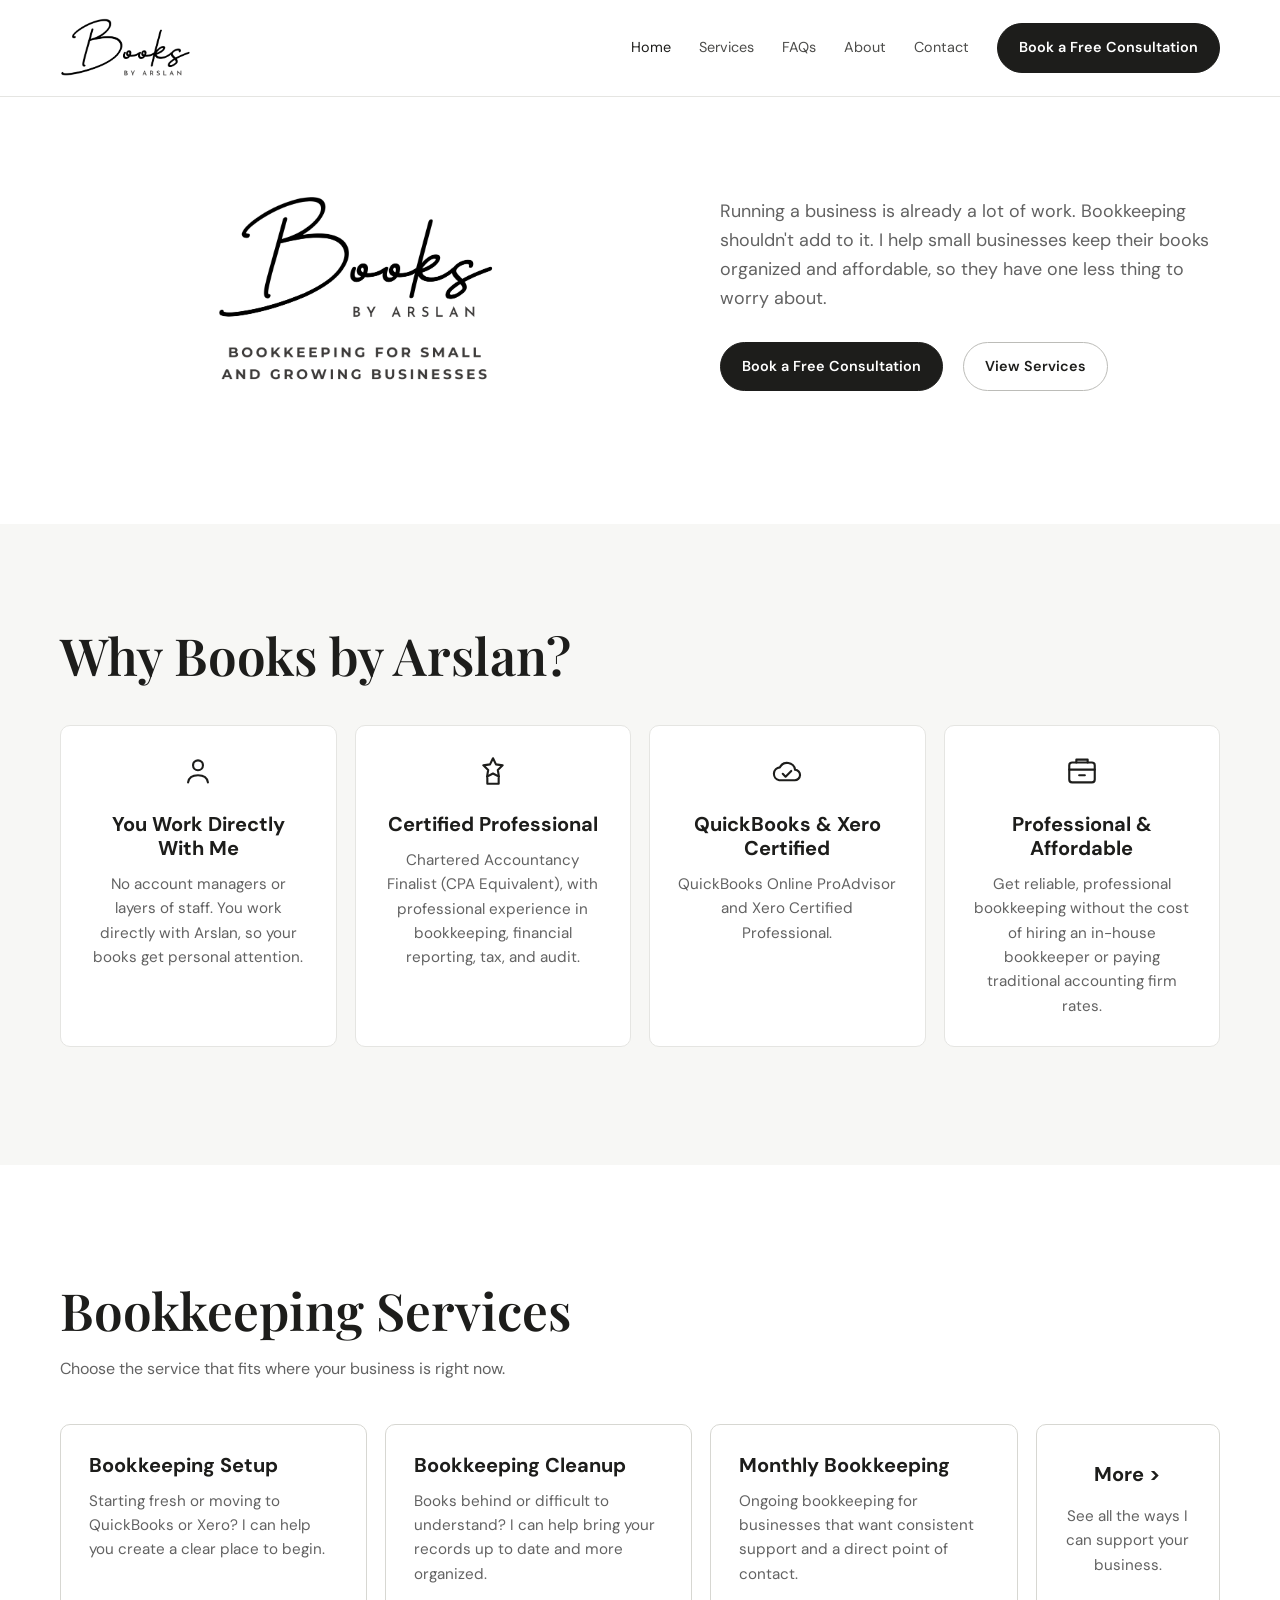
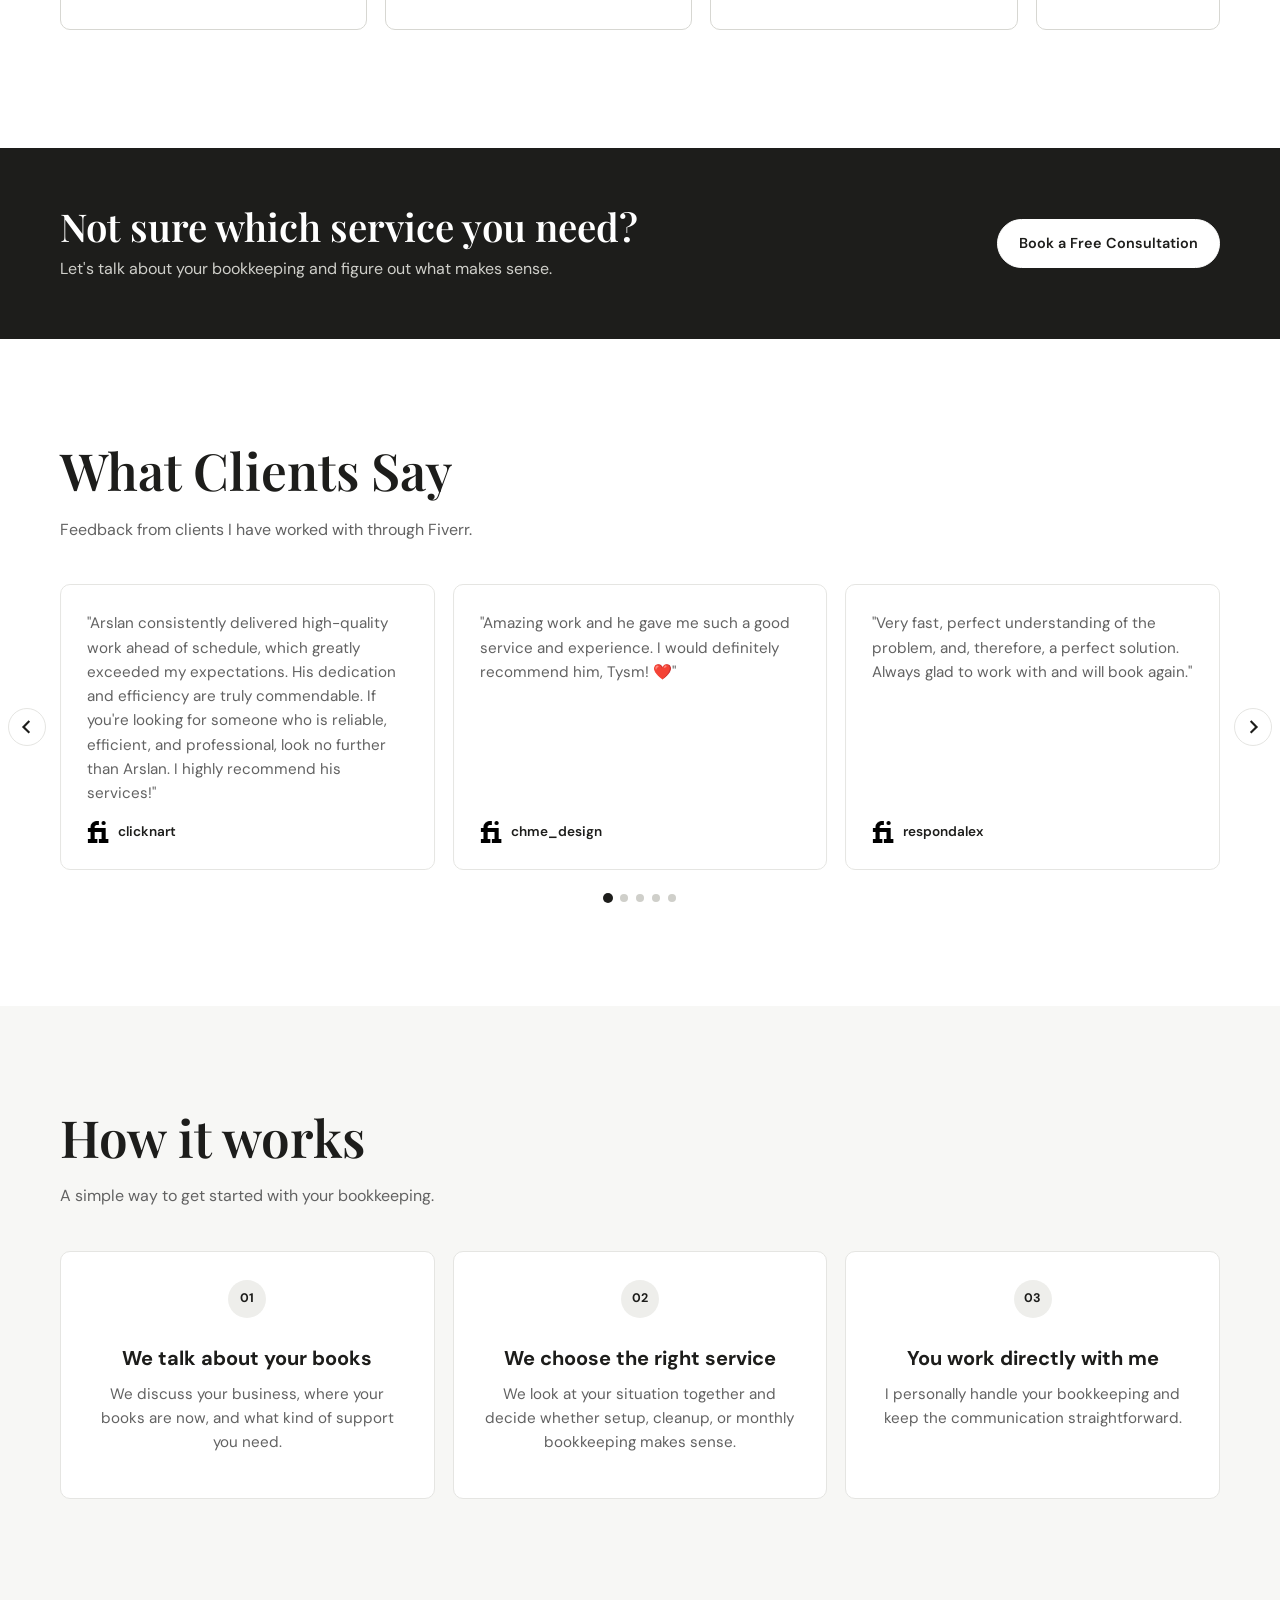
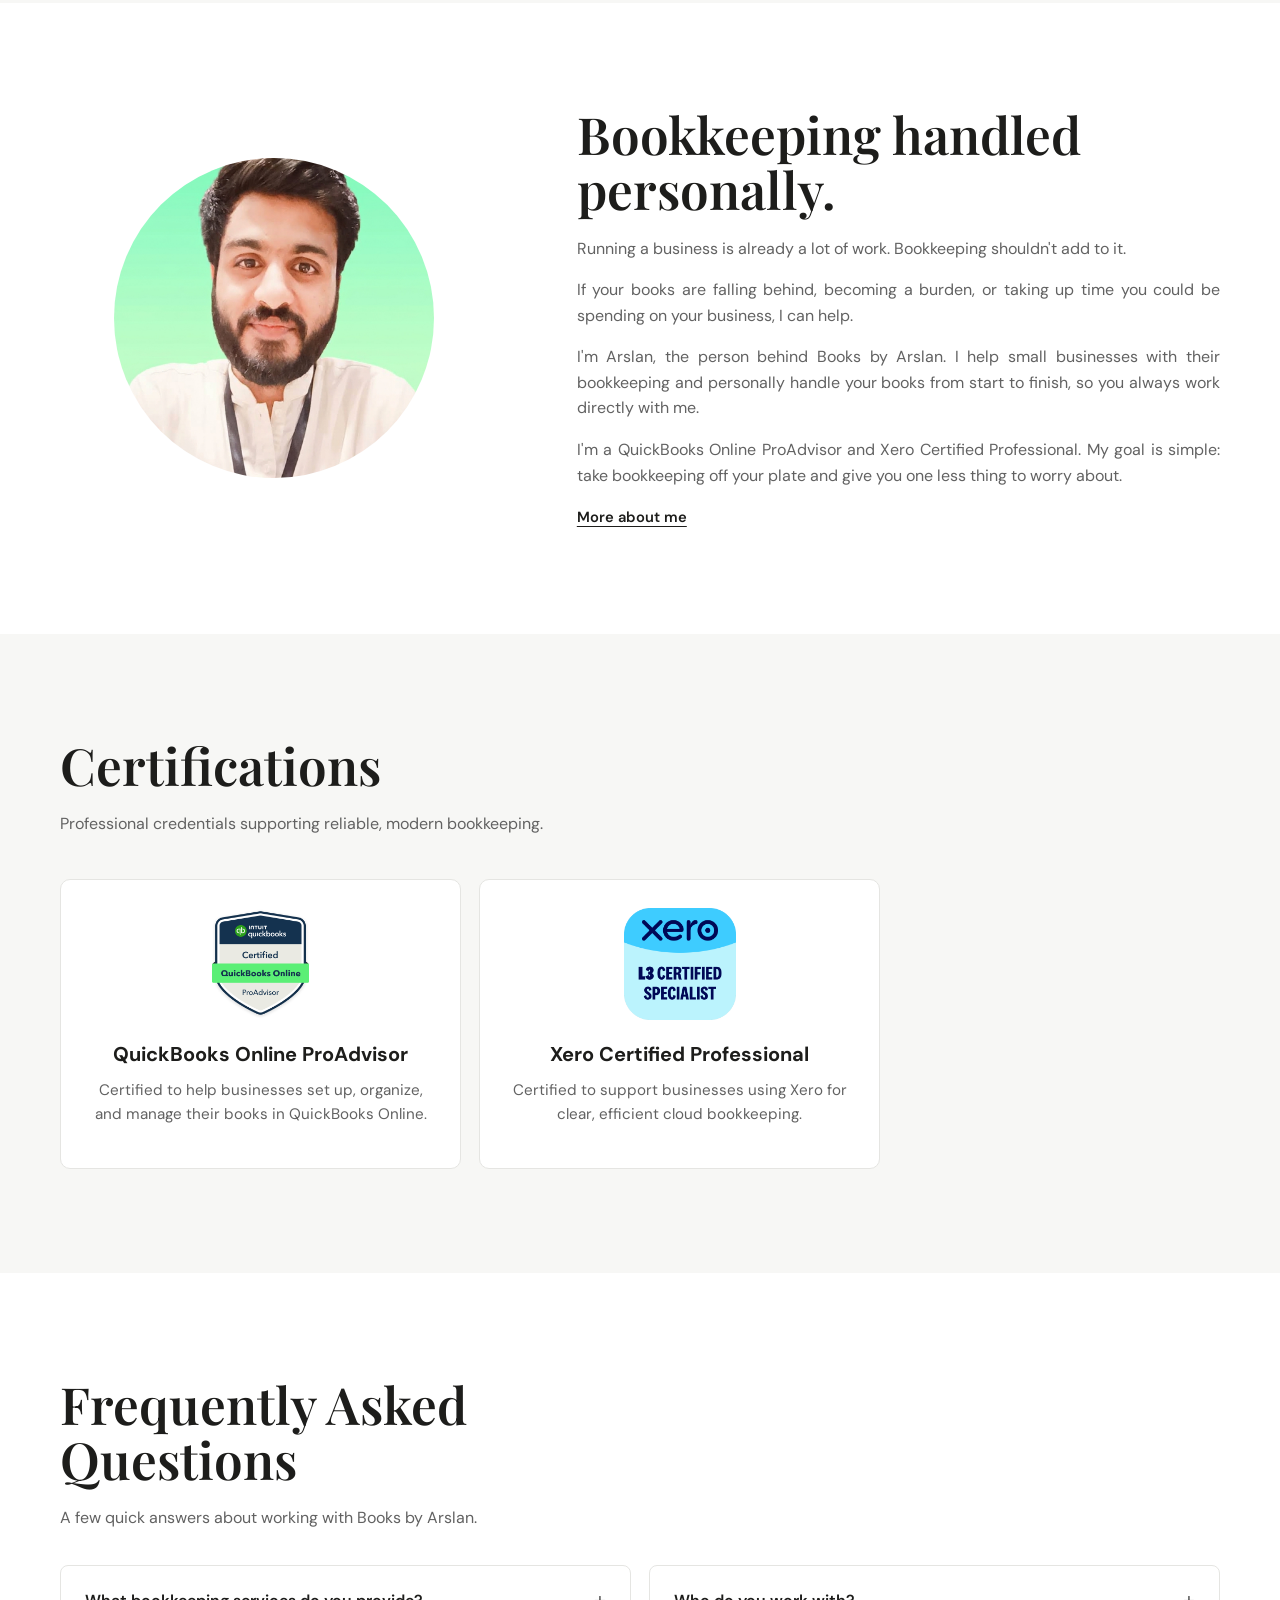
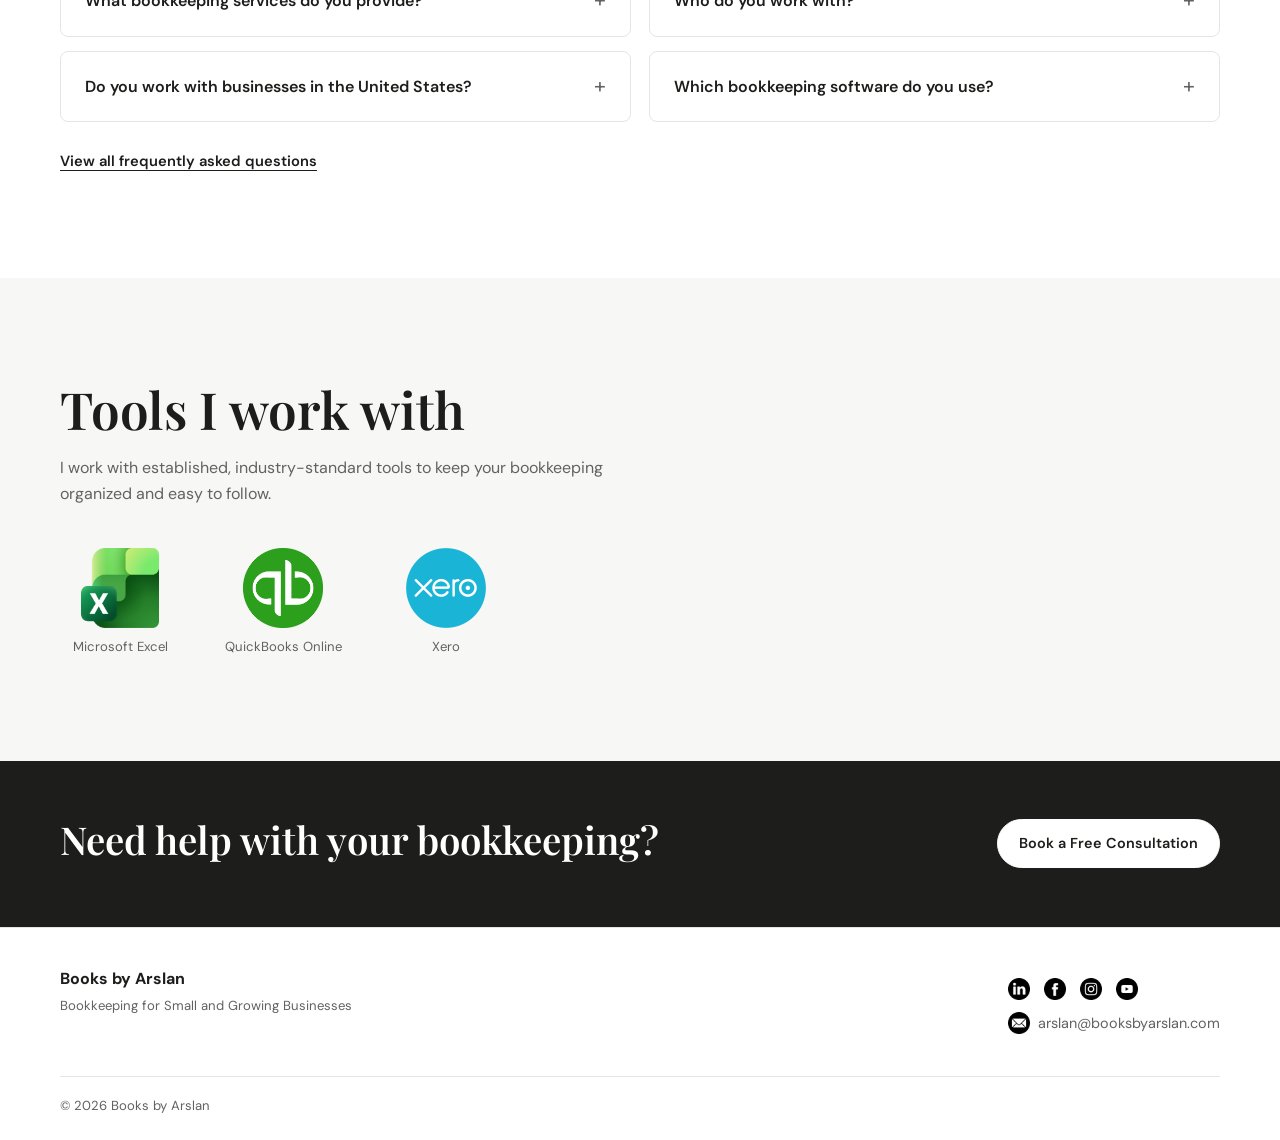
<file: index.html>
<!doctype html>
<html lang="en">
<head>
  <meta charset="utf-8">
  <meta name="viewport" content="width=device-width, initial-scale=1">
  <meta name="description" content="Books by Arslan provides affordable bookkeeping setup, cleanup, and monthly support for small and growing businesses.">
  <meta name="author" content="Arslan">
  <meta name="robots" content="index, follow">
  <meta name="theme-color" content="#292827">
  <link rel="canonical" href="https://booksbyarslan.com/">
  <meta property="og:type" content="website">
  <meta property="og:site_name" content="Books by Arslan">
  <meta property="og:title" content="Books by Arslan | Bookkeeping for Small and Growing Businesses">
  <meta property="og:description" content="Affordable bookkeeping setup, cleanup, and monthly support for small and growing businesses.">
  <meta property="og:url" content="https://booksbyarslan.com/">
  <meta property="og:image" content="https://booksbyarslan.com/Images/Cover.png">
  <meta property="og:image:secure_url" content="https://booksbyarslan.com/Images/Cover.png">
  <meta property="og:image:type" content="image/png">
  <meta property="og:image:width" content="1200">
  <meta property="og:image:height" content="630">
  <meta property="og:image:alt" content="Books by Arslan bookkeeping services">
  <meta name="twitter:card" content="summary_large_image">
  <meta name="twitter:title" content="Books by Arslan | Bookkeeping for Small and Growing Businesses">
  <meta name="twitter:description" content="Affordable bookkeeping setup, cleanup, and monthly support for small and growing businesses.">
  <meta name="twitter:image" content="https://booksbyarslan.com/Images/Cover.png">
  <meta name="twitter:image:alt" content="Books by Arslan bookkeeping services">
  <title>Books by Arslan | Bookkeeping for Small Businesses</title>
  <link rel="icon" type="image/png" href="Images/Favicon.png">
  <link rel="stylesheet" href="styles.css">
  <link rel="stylesheet" href="https://cdn.jsdelivr.net/npm/@splidejs/splide@4.1.4/dist/css/splide.min.css">
  <script src="https://cdn.jsdelivr.net/npm/@splidejs/splide@4.1.4/dist/js/splide.min.js" defer></script>
  <script src="script.js" defer></script>
  <script type="application/ld+json">
  {
    "@context": "https://schema.org",
    "@type": "ProfessionalService",
    "name": "Books by Arslan",
    "url": "https://booksbyarslan.com/",
    "logo": "https://booksbyarslan.com/Images/Logo.png",
    "image": "https://booksbyarslan.com/Images/Cover.png",
    "description": "Affordable bookkeeping setup, cleanup, and monthly support for small and growing businesses.",
    "email": "arslan@booksbyarslan.com",
    "sameAs": [
      "https://www.linkedin.com/company/books-by-arslan",
      "https://www.facebook.com/booksbyarslan",
      "https://www.instagram.com/booksbyarslan/",
      "https://www.youtube.com/@BooksbyArslan"
    ],
    "areaServed": "Worldwide",
    "serviceType": "Bookkeeping"
  }
  </script>
</head>
<body>
  <header class="site-header"><nav class="nav container" aria-label="Main navigation">
    <a href="/" aria-label="Books by Arslan home"><picture><source media="(prefers-color-scheme: dark)" srcset="Images/Transparent Logo-White.png"><img class="nav-logo" src="Images/Transparent Logo-Black.png" alt="Books by Arslan"></picture></a>
    <button class="menu-toggle" type="button" aria-label="Open menu" aria-expanded="false" aria-controls="main-menu"><span></span><span></span><span></span></button>
    <div class="nav-links" id="main-menu"><a href="/" aria-current="page">Home</a><a href="services.html">Services</a><a href="faq.html">FAQs</a><a href="about.html">About</a><a href="contact.html">Contact</a><a class="button" href="https://forms.gle/NCY1FoL6CEekUhpZA" target="_blank" rel="noopener">Book a Free Consultation</a></div>
  </nav></header>
  <main>
    <section class="hero"><div class="container hero-grid"><div class="hero-visual"><img class="hero-logo" src="Images/Logo with tagline.png" alt="Books by Arslan logo and tagline"></div><div><h1 class="visually-hidden">Books by Arslan</h1><p class="hero-copy">Running a business is already a lot of work. Bookkeeping shouldn't add to it. I help small businesses keep their books organized and affordable, so they have one less thing to worry about.</p><div class="actions"><a class="button" href="https://forms.gle/NCY1FoL6CEekUhpZA" target="_blank" rel="noopener">Book a Free Consultation</a><a class="button secondary" href="#services">View Services</a></div></div></div></section>
    <section class="section why-section"><div class="container"><div class="section-heading"><h2>Why Books by Arslan?</h2></div><div class="benefits-grid">
      <article class="benefit"><svg class="benefit-icon" viewBox="0 0 24 24" aria-hidden="true"><circle cx="12" cy="8" r="3.5"></circle><path d="M5 20c.5-3.2 2.8-5 7-5s6.5 1.8 7 5"></path></svg><h3>You Work Directly With Me</h3><p>No account managers or layers of staff. You work directly with Arslan, so your books get personal attention.</p></article>
      <article class="benefit"><svg class="benefit-icon" viewBox="0 0 24 24" aria-hidden="true"><path d="M12 3l2.1 4.3 4.7.7-3.4 3.3.8 4.7-4.2-2.2-4.2 2.2.8-4.7-3.4-3.3 4.7-.7L12 3z"></path><path d="M8 17v4h8v-4"></path></svg><h3>Certified Professional</h3><p>Chartered Accountancy Finalist (CPA Equivalent), with professional experience in bookkeeping, financial reporting, tax, and audit.</p></article>
      <article class="benefit"><svg class="benefit-icon" viewBox="0 0 24 24" aria-hidden="true"><path d="M6.5 18.5h10.8a3.7 3.7 0 0 0 .4-7.4A5.7 5.7 0 0 0 7 9.4a4.6 4.6 0 0 0-.5 9.1z"></path><path d="m9 14 2 2 4-4"></path></svg><h3>QuickBooks &amp; Xero Certified</h3><p>QuickBooks Online ProAdvisor and Xero Certified Professional.</p></article>
      <article class="benefit"><svg class="benefit-icon" viewBox="0 0 24 24" aria-hidden="true"><rect x="3" y="6" width="18" height="14" rx="2"></rect><path d="M8 6V4h8v2M3 11h18M10 15h4"></path></svg><h3>Professional &amp; Affordable</h3><p>Get reliable, professional bookkeeping without the cost of hiring an in-house bookkeeper or paying traditional accounting firm rates.</p></article>
    </div></div></section>
    <section class="section services-section" id="services"><div class="container"><div class="section-heading"><h2>Bookkeeping Services</h2><p>Choose the service that fits where your business is right now.</p></div><div class="cards">
      <a class="card service-card-link" href="services.html#setup"><h3>Bookkeeping Setup</h3><p>Starting fresh or moving to QuickBooks or Xero? I can help you create a clear place to begin.</p></a>
      <a class="card service-card-link" href="services.html#cleanup"><h3>Bookkeeping Cleanup</h3><p>Books behind or difficult to understand? I can help bring your records up to date and more organized.</p></a>
      <a class="card service-card-link" href="services.html#monthly"><h3>Monthly Bookkeeping</h3><p>Ongoing bookkeeping for businesses that want consistent support and a direct point of contact.</p></a>
      <a class="card service-card-link service-card-more" href="services.html"><h3>More &gt;</h3><p>See all the ways I can support your business.</p></a>
    </div></div></section>
    <section class="cta"><div class="container cta-inner"><div><h2>Not sure which service you need?</h2><p>Let's talk about your bookkeeping and figure out what makes sense.</p></div><a class="button" href="https://forms.gle/NCY1FoL6CEekUhpZA" target="_blank" rel="noopener">Book a Free Consultation</a></div></section>
    <section class="section process-section"><div class="container"><div class="section-heading"><h2>How it works</h2><p>A simple way to get started with your bookkeeping.</p></div><div class="process-grid"><article class="process-step"><span class="process-number">01</span><h3>We talk about your books</h3><p>We discuss your business, where your books are now, and what kind of support you need.</p></article><article class="process-step"><span class="process-number">02</span><h3>We choose the right service</h3><p>We look at your situation together and decide whether setup, cleanup, or monthly bookkeeping makes sense.</p></article><article class="process-step"><span class="process-number">03</span><h3>You work directly with me</h3><p>I personally handle your bookkeeping and keep the communication straightforward.</p></article></div></div></section>
    <section class="section" id="about"><div class="container split"><img class="portrait" src="Images/Arslan.jpg" alt="Arslan, the person behind Books by Arslan"><div class="about-copy"><h2>Bookkeeping handled personally.</h2><p>Running a business is already a lot of work. Bookkeeping shouldn't add to it.</p><p>If your books are falling behind, becoming a burden, or taking up time you could be spending on your business, I can help.</p><p>I'm Arslan, the person behind Books by Arslan. I help small businesses with their bookkeeping and personally handle your books from start to finish, so you always work directly with me.</p><p>I'm a QuickBooks Online ProAdvisor and Xero Certified Professional. My goal is simple: take bookkeeping off your plate and give you one less thing to worry about.</p><a class="text-link" href="about.html">More about me</a></div></div></section>
    <section class="section certifications-section"><div class="container"><div class="section-heading"><h2>Certifications</h2><p>Professional credentials supporting reliable, modern bookkeeping.</p></div><div class="certification-grid"><article class="certification-card"><img class="certification-badge" src="Images/Badges/Quickbooks.png" alt="QuickBooks Online ProAdvisor badge"><h3>QuickBooks Online ProAdvisor</h3><p>Certified to help businesses set up, organize, and manage their books in QuickBooks Online.</p></article><article class="certification-card"><img class="certification-badge xero" src="Images/Badges/XERO.png" alt="Xero Certified Professional badge"><h3>Xero Certified Professional</h3><p>Certified to support businesses using Xero for clear, efficient cloud bookkeeping.</p></article></div></div></section>
    <section class="section faq-section" id="faq"><div class="container"><div class="section-heading"><h2>Frequently Asked Questions</h2><p>A few quick answers about working with Books by Arslan.</p></div><div class="faq-list">
      <details class="faq-item"><summary>What bookkeeping services do you provide?</summary><p>We provide ongoing monthly bookkeeping, catch-up and cleanup bookkeeping, transaction categorization, reconciliations, accounts payable/receivable support, and financial reports.</p></details>
      <details class="faq-item"><summary>Who do you work with?</summary><p>We primarily work with small businesses and business owners who need reliable, ongoing bookkeeping support without hiring a full-time in-house bookkeeper.</p></details>
      <details class="faq-item"><summary>Do you work with businesses in the United States?</summary><p>Yes. Books by Arslan provides remote bookkeeping services to U.S. small businesses and works directly with business owners and their existing teams.</p></details>
      <details class="faq-item"><summary>Which bookkeeping software do you use?</summary><p>We primarily work with <strong>QuickBooks Online and Xero</strong>.</p></details>
    </div><a class="text-link faq-more-link" href="faq.html">View all frequently asked questions</a></div></section>
    <section class="section tools-section"><div class="container"><div class="section-heading"><h2>Tools I work with</h2><p>I work with established, industry-standard tools to keep your bookkeeping organized and easy to follow.</p></div><div class="tool-logos"><div class="tool-item"><img class="tool-logo" src="Images/Tools/Microsoft Excel.png" alt="Microsoft Excel logo"><span>Microsoft Excel</span></div><div class="tool-item"><img class="tool-logo wide" src="Images/Tools/Quickbooks.png" alt="QuickBooks logo"><span>QuickBooks Online</span></div><div class="tool-item"><img class="tool-logo" src="Images/Tools/XERO.png" alt="Xero logo"><span>Xero</span></div></div></div></section>
    <section class="section testimonials-section"><div class="container"><div class="section-heading"><h2>What Clients Say</h2><p>Feedback from clients I have worked with through Fiverr.</p></div><div class="splide testimonial-carousel" data-testimonial-carousel aria-label="Client testimonials"><div class="testimonial-viewport splide__track"><div class="testimonial-track splide__list"><article class="testimonial testimonial-slide"><p>"Amazing work and he gave me such a good service and experience. I would definitely recommend him, Tysm! ❤️"</p><div class="testimonial-author"><img src="Images/Socials/fiverr.png" alt="Fiverr"><cite>chme_design</cite></div></article><article class="testimonial testimonial-slide"><p>"Very fast, perfect understanding of the problem, and, therefore, a perfect solution. Always glad to work with and will book again."</p><div class="testimonial-author"><img src="Images/Socials/fiverr.png" alt="Fiverr"><cite>respondalex</cite></div></article><article class="testimonial testimonial-slide"><p>"Working with Arslan was a dream honestly. The response time and professionalism was unmatched, and he continuously guided me through my questions. He walked me through everything he did to help until I was satisfied. Thank you Arslan."</p><div class="testimonial-author"><img src="Images/Socials/fiverr.png" alt="Fiverr"><cite>calgaryismep</cite></div></article><article class="testimonial testimonial-slide"><p>"Arslan delivered exceptional work with precise attention to detail and top-notch professionalism. Working with Arslan was a breeze thanks to his timely deliveries, great cooperation, and excellent language fluency. Highly RECOMMENDED! 😊"</p><div class="testimonial-author"><img src="Images/Socials/fiverr.png" alt="Fiverr"><cite>gav_solutions</cite></div></article><article class="testimonial testimonial-slide"><p>"Arslan consistently delivered high-quality work ahead of schedule, which greatly exceeded my expectations. His dedication and efficiency are truly commendable. If you're looking for someone who is reliable, efficient, and professional, look no further than Arslan. I highly recommend his services!"</p><div class="testimonial-author"><img src="Images/Socials/fiverr.png" alt="Fiverr"><cite>clicknart</cite></div></article></div></div><div class="testimonial-controls"><button class="carousel-button" type="button" data-testimonial-prev aria-label="Previous testimonials">&#8592;</button><div class="testimonial-dots" data-testimonial-dots aria-label="Choose testimonial group"></div><button class="carousel-button" type="button" data-testimonial-next aria-label="Next testimonials">&#8594;</button></div></div></div></section>
    <section class="cta"><div class="container cta-inner"><div><h2>Need help with your bookkeeping?</h2></div><a class="button" href="https://forms.gle/NCY1FoL6CEekUhpZA" target="_blank" rel="noopener">Book a Free Consultation</a></div></section>
  </main>
  <footer class="site-footer"><div class="container"><div class="footer-top"><div><div class="footer-name">Books by Arslan</div><div class="footer-tagline">Bookkeeping for Small and Growing Businesses</div></div><div><div class="socials" aria-label="Social media links"><a href="https://www.linkedin.com/company/books-by-arslan" target="_blank" rel="noopener" aria-label="LinkedIn"><img src="Images/Socials/linkedin.png" alt=""></a><a href="https://www.facebook.com/booksbyarslan" target="_blank" rel="noopener" aria-label="Facebook"><img src="Images/Socials/facebook.png" alt=""></a><a href="https://www.instagram.com/booksbyarslan/" target="_blank" rel="noopener" aria-label="Instagram"><img src="Images/Socials/instagram.png" alt=""></a><a href="https://www.youtube.com/@BooksbyArslan" target="_blank" rel="noopener" aria-label="YouTube"><img src="Images/Socials/youtube.png" alt=""></a></div><a class="footer-email" href="mailto:arslan@booksbyarslan.com"><img src="Images/Socials/email.png" alt="">arslan@booksbyarslan.com</a></div></div><p class="copyright">© 2026 Books by Arslan</p></div></footer>
</body>
</html>
</file>
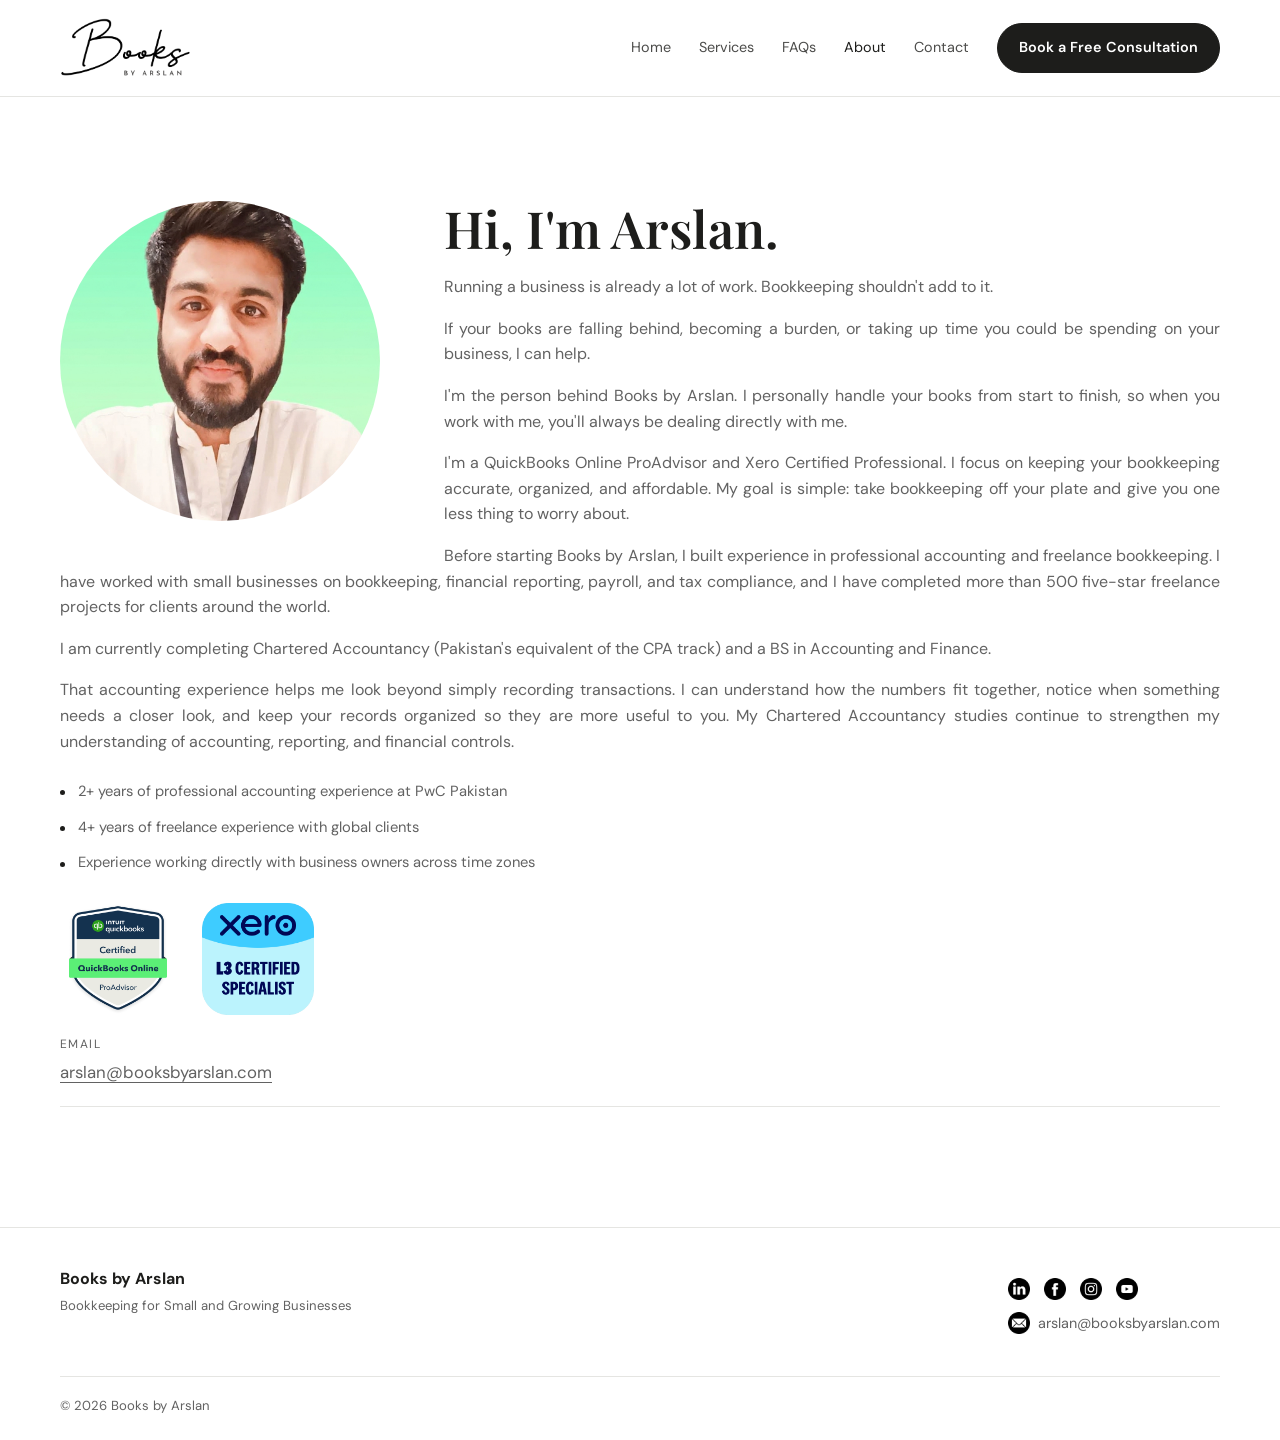
<file: about.html>
<!doctype html>
<html lang="en">
<head>
  <meta charset="utf-8"><meta name="viewport" content="width=device-width, initial-scale=1">
  <meta name="description" content="Meet Arslan, the person behind Books by Arslan, providing direct and dependable bookkeeping support for small businesses.">
  <meta name="author" content="Arslan">
  <meta name="robots" content="index, follow">
  <meta name="theme-color" content="#292827">
  <link rel="canonical" href="https://booksbyarslan.com/about.html">
  <meta property="og:type" content="profile">
  <meta property="og:site_name" content="Books by Arslan">
  <meta property="og:title" content="About Arslan | Books by Arslan">
  <meta property="og:description" content="Meet Arslan, the person behind Books by Arslan, providing direct and dependable bookkeeping support for small businesses.">
  <meta property="og:url" content="https://booksbyarslan.com/about.html">
  <meta property="og:image" content="https://booksbyarslan.com/Images/Cover.png">
  <meta property="og:image:secure_url" content="https://booksbyarslan.com/Images/Cover.png">
  <meta property="og:image:type" content="image/png">
  <meta property="og:image:width" content="1200">
  <meta property="og:image:height" content="630">
  <meta property="og:image:alt" content="Books by Arslan bookkeeping services">
  <meta name="twitter:card" content="summary_large_image">
  <meta name="twitter:title" content="About Arslan | Books by Arslan">
  <meta name="twitter:description" content="Meet Arslan, the person behind Books by Arslan, providing direct and dependable bookkeeping support for small businesses.">
  <meta name="twitter:image" content="https://booksbyarslan.com/Images/Cover.png">
  <meta name="twitter:image:alt" content="Books by Arslan bookkeeping services">
  <title>About Arslan | Books by Arslan</title><link rel="icon" type="image/png" href="Images/Favicon.png"><link rel="stylesheet" href="styles.css"><script src="script.js" defer></script>
</head>
<body>
  <header class="site-header"><nav class="nav container" aria-label="Main navigation"><a href="/" aria-label="Books by Arslan home"><picture><source media="(prefers-color-scheme: dark)" srcset="Images/Transparent Logo-White.png"><img class="nav-logo" src="Images/Transparent Logo-Black.png" alt="Books by Arslan"></picture></a><button class="menu-toggle" type="button" aria-label="Open menu" aria-expanded="false" aria-controls="main-menu"><span></span><span></span><span></span></button><div class="nav-links" id="main-menu"><a href="/">Home</a><a href="services.html">Services</a><a href="faq.html">FAQs</a><a href="about.html" aria-current="page">About</a><a href="contact.html">Contact</a><a class="button" href="https://forms.gle/NCY1FoL6CEekUhpZA" target="_blank" rel="noopener">Book a Free Consultation</a></div></nav></header>
  <main><section class="section about-section"><div class="container"><div class="split"><img class="portrait" src="Images/Arslan.jpg" alt="Arslan, the person behind Books by Arslan"><div class="about-copy"><h2>Hi, I'm Arslan.</h2><p>Running a business is already a lot of work. Bookkeeping shouldn't add to it.</p><p>If your books are falling behind, becoming a burden, or taking up time you could be spending on your business, I can help.</p><p>I'm the person behind Books by Arslan. I personally handle your books from start to finish, so when you work with me, you'll always be dealing directly with me.</p><p>I'm a QuickBooks Online ProAdvisor and Xero Certified Professional. I focus on keeping your bookkeeping accurate, organized, and affordable. My goal is simple: take bookkeeping off your plate and give you one less thing to worry about.</p><p>Before starting Books by Arslan, I built experience in professional accounting and freelance bookkeeping. I have worked with small businesses on bookkeeping, financial reporting, payroll, and tax compliance, and I have completed more than 500 five-star freelance projects for clients around the world.</p><p>I am currently completing Chartered Accountancy (Pakistan's equivalent of the CPA track) and a BS in Accounting and Finance.</p><p>That accounting experience helps me look beyond simply recording transactions. I can understand how the numbers fit together, notice when something needs a closer look, and keep your records organized so they are more useful to you. My Chartered Accountancy studies continue to strengthen my understanding of accounting, reporting, and financial controls.</p><ul class="about-facts"><li>2+ years of professional accounting experience at PwC Pakistan</li><li>4+ years of freelance experience with global clients</li><li>Experience working directly with business owners across time zones</li></ul><div class="badge-logos"><img class="badge-logo" src="Images/Badges/Quickbooks.png" alt="QuickBooks Online ProAdvisor badge"><img class="badge-logo xero" src="Images/Badges/XERO.png" alt="Xero Certified Professional badge"></div></div></div></div></section></main>
  <footer class="site-footer"><div class="container"><div class="footer-top"><div><div class="footer-name">Books by Arslan</div><div class="footer-tagline">Bookkeeping for Small and Growing Businesses</div></div><div><div class="socials" aria-label="Social media links"><a href="https://www.linkedin.com/company/books-by-arslan" target="_blank" rel="noopener" aria-label="LinkedIn"><img src="Images/Socials/linkedin.png" alt=""></a><a href="https://www.facebook.com/booksbyarslan" target="_blank" rel="noopener" aria-label="Facebook"><img src="Images/Socials/facebook.png" alt=""></a><a href="https://www.instagram.com/booksbyarslan/" target="_blank" rel="noopener" aria-label="Instagram"><img src="Images/Socials/instagram.png" alt=""></a><a href="https://www.youtube.com/@BooksbyArslan" target="_blank" rel="noopener" aria-label="YouTube"><img src="Images/Socials/youtube.png" alt=""></a></div><a class="footer-email" href="mailto:arslan@booksbyarslan.com"><img src="Images/Socials/email.png" alt="">arslan@booksbyarslan.com</a></div></div><p class="copyright">© 2026 Books by Arslan</p></div></footer>
</body></html>
</file>
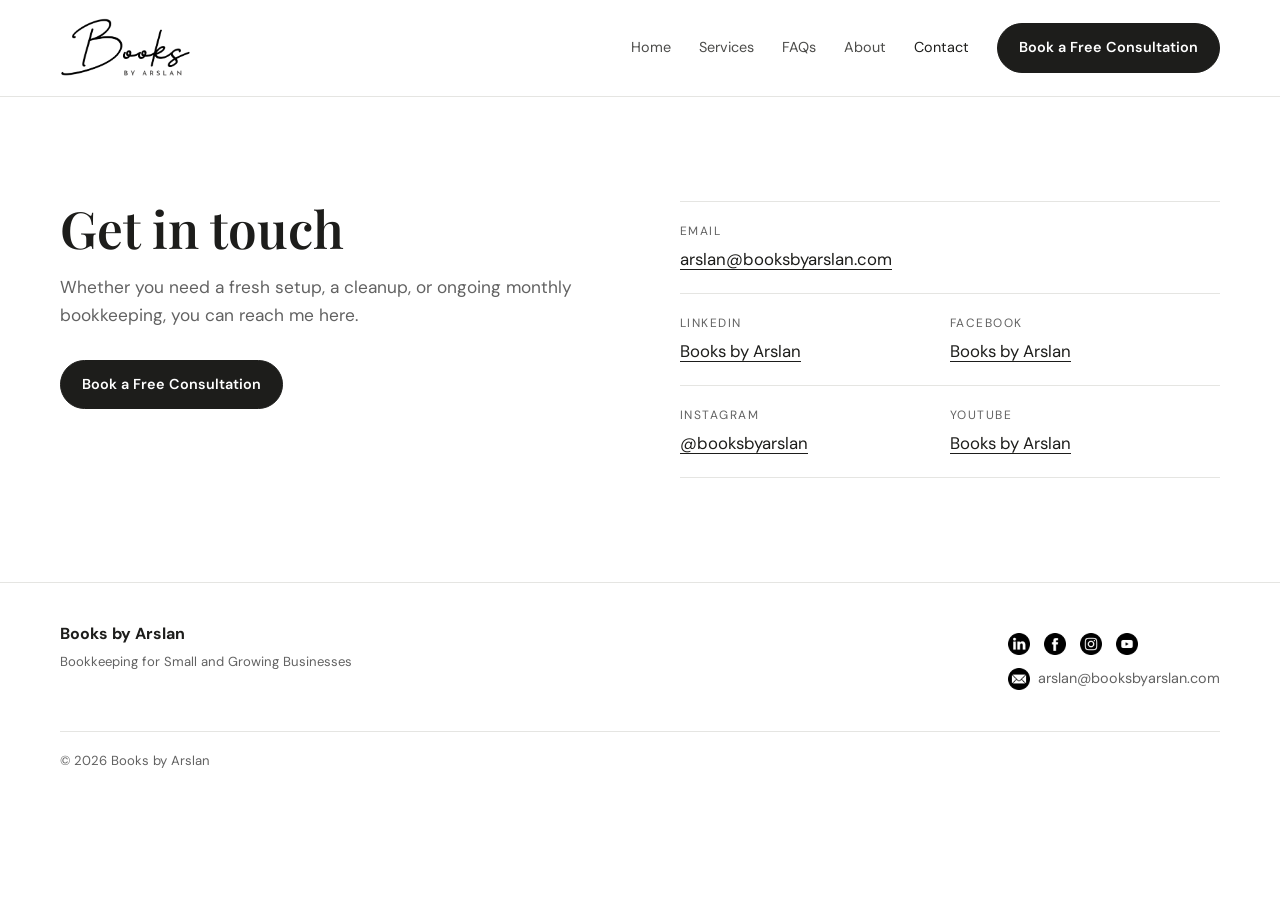
<file: contact.html>
<!doctype html>
<html lang="en">
<head>
  <meta charset="utf-8"><meta name="viewport" content="width=device-width, initial-scale=1">
  <meta name="description" content="Contact Books by Arslan to discuss bookkeeping setup, cleanup, or dependable monthly support for your small business.">
  <meta name="author" content="Arslan">
  <meta name="robots" content="index, follow">
  <meta name="theme-color" content="#292827">
  <link rel="canonical" href="https://booksbyarslan.com/contact.html">
  <meta property="og:type" content="website">
  <meta property="og:site_name" content="Books by Arslan">
  <meta property="og:title" content="Contact Books by Arslan">
  <meta property="og:description" content="Book a free consultation about bookkeeping setup, cleanup, or dependable monthly support.">
  <meta property="og:url" content="https://booksbyarslan.com/contact.html">
  <meta property="og:image" content="https://booksbyarslan.com/Images/Cover.png">
  <meta property="og:image:secure_url" content="https://booksbyarslan.com/Images/Cover.png">
  <meta property="og:image:type" content="image/png">
  <meta property="og:image:width" content="1200">
  <meta property="og:image:height" content="630">
  <meta property="og:image:alt" content="Books by Arslan bookkeeping services">
  <meta name="twitter:card" content="summary_large_image">
  <meta name="twitter:title" content="Contact Books by Arslan">
  <meta name="twitter:description" content="Book a free consultation about bookkeeping setup, cleanup, or dependable monthly support.">
  <meta name="twitter:image" content="https://booksbyarslan.com/Images/Cover.png">
  <meta name="twitter:image:alt" content="Books by Arslan bookkeeping services">
  <title>Contact | Books by Arslan</title><link rel="icon" type="image/png" href="Images/Favicon.png"><link rel="stylesheet" href="styles.css"><script src="script.js" defer></script>
</head>
<body>
  <header class="site-header"><nav class="nav container" aria-label="Main navigation"><a href="/" aria-label="Books by Arslan home"><picture><source media="(prefers-color-scheme: dark)" srcset="Images/Transparent Logo-White.png"><img class="nav-logo" src="Images/Transparent Logo-Black.png" alt="Books by Arslan"></picture></a><button class="menu-toggle" type="button" aria-label="Open menu" aria-expanded="false" aria-controls="main-menu"><span></span><span></span><span></span></button><div class="nav-links" id="main-menu"><a href="/">Home</a><a href="services.html">Services</a><a href="faq.html">FAQs</a><a href="about.html">About</a><a href="contact.html" aria-current="page">Contact</a><a class="button" href="https://forms.gle/NCY1FoL6CEekUhpZA" target="_blank" rel="noopener">Book a Free Consultation</a></div></nav></header>
  <main><section class="section" id="get-in-touch"><div class="container contact-layout"><div><h2>Get in touch</h2><p class="lead">Whether you need a fresh setup, a cleanup, or ongoing monthly bookkeeping, you can reach me here.</p><a class="button" href="https://forms.gle/NCY1FoL6CEekUhpZA" target="_blank" rel="noopener">Book a Free Consultation</a></div><div class="contact-details contact-links-grid"><div class="contact-item"><small>Email</small><a href="mailto:arslan@booksbyarslan.com">arslan@booksbyarslan.com</a></div><div class="contact-item"><small>LinkedIn</small><a href="https://www.linkedin.com/company/books-by-arslan" target="_blank" rel="noopener">Books by Arslan</a></div><div class="contact-item"><small>Facebook</small><a href="https://www.facebook.com/booksbyarslan" target="_blank" rel="noopener">Books by Arslan</a></div><div class="contact-item"><small>Instagram</small><a href="https://www.instagram.com/booksbyarslan/" target="_blank" rel="noopener">@booksbyarslan</a></div><div class="contact-item"><small>YouTube</small><a href="https://www.youtube.com/@BooksbyArslan" target="_blank" rel="noopener">Books by Arslan</a></div></div></div></section></main>
  <footer class="site-footer"><div class="container"><div class="footer-top"><div><div class="footer-name">Books by Arslan</div><div class="footer-tagline">Bookkeeping for Small and Growing Businesses</div></div><div><div class="socials" aria-label="Social media links"><a href="https://www.linkedin.com/company/books-by-arslan" target="_blank" rel="noopener" aria-label="LinkedIn"><img src="Images/Socials/linkedin.png" alt=""></a><a href="https://www.facebook.com/booksbyarslan" target="_blank" rel="noopener" aria-label="Facebook"><img src="Images/Socials/facebook.png" alt=""></a><a href="https://www.instagram.com/booksbyarslan/" target="_blank" rel="noopener" aria-label="Instagram"><img src="Images/Socials/instagram.png" alt=""></a><a href="https://www.youtube.com/@BooksbyArslan" target="_blank" rel="noopener" aria-label="YouTube"><img src="Images/Socials/youtube.png" alt=""></a></div><a class="footer-email" href="mailto:arslan@booksbyarslan.com"><img src="Images/Socials/email.png" alt="">arslan@booksbyarslan.com</a></div></div><p class="copyright">© 2026 Books by Arslan</p></div></footer>
</body></html>
</file>
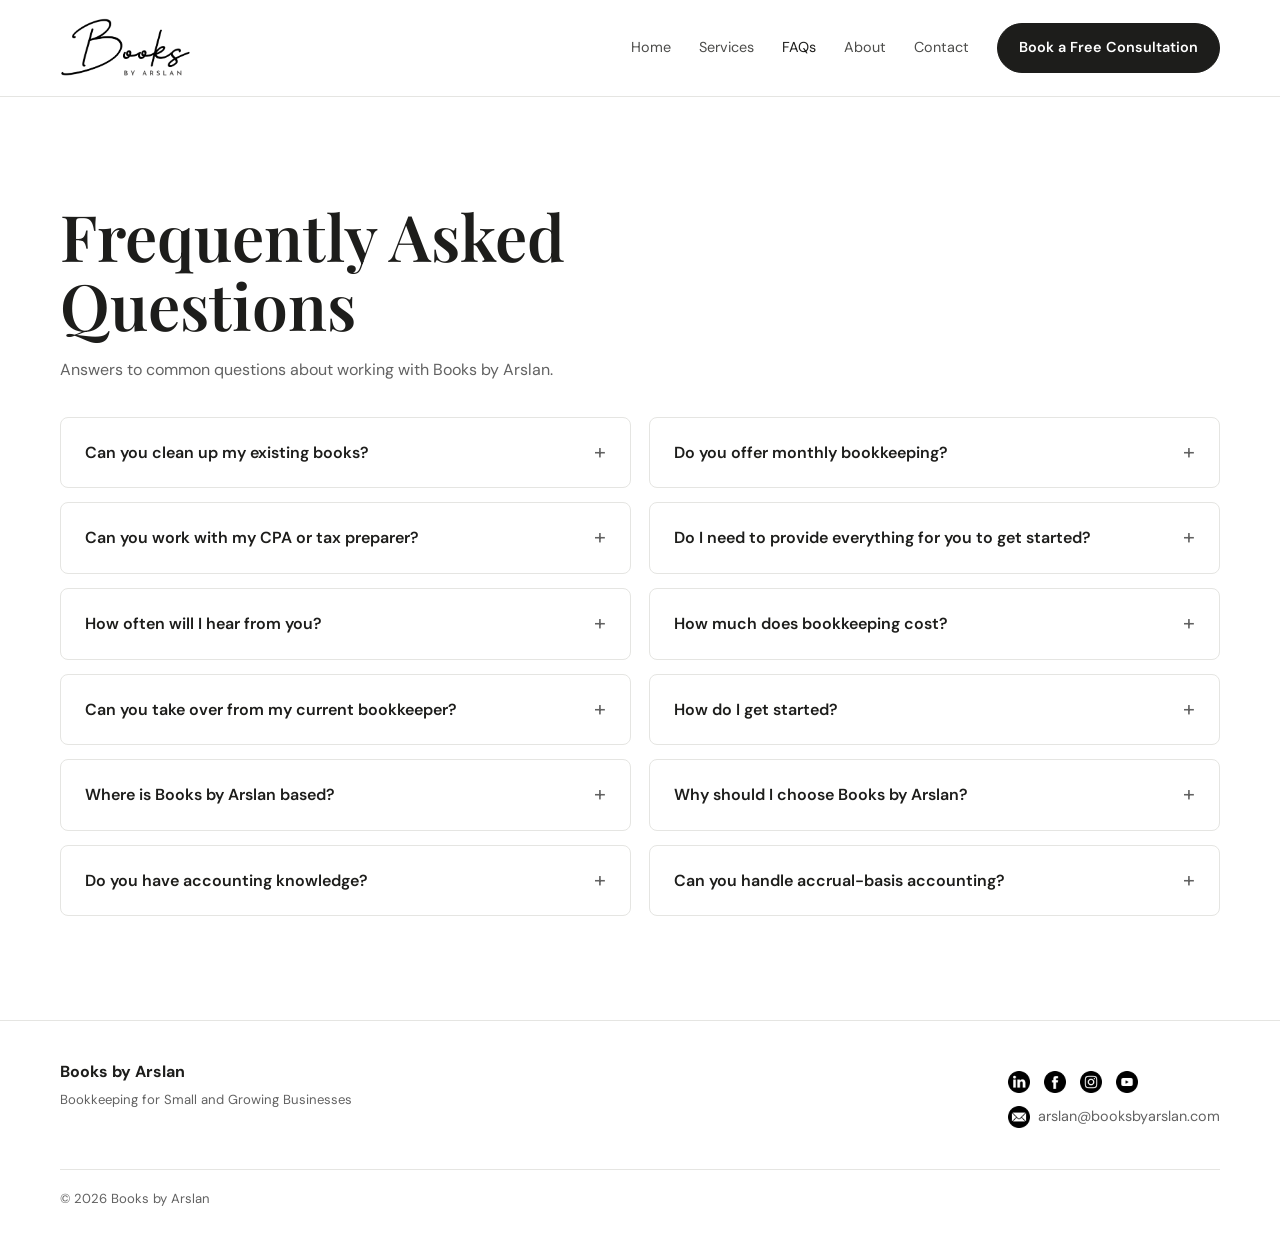
<file: faq.html>
<!doctype html>
<html lang="en">
<head>
  <meta charset="utf-8"><meta name="viewport" content="width=device-width, initial-scale=1">
  <meta name="description" content="Find answers to common questions about Books by Arslan's remote bookkeeping services for small businesses.">
  <meta name="author" content="Arslan">
  <meta name="robots" content="index, follow">
  <meta name="theme-color" content="#292827">
  <link rel="canonical" href="https://booksbyarslan.com/faq.html">
  <meta property="og:type" content="website">
  <meta property="og:site_name" content="Books by Arslan">
  <meta property="og:title" content="Bookkeeping FAQs | Books by Arslan">
  <meta property="og:description" content="Answers to common questions about Books by Arslan's remote bookkeeping services.">
  <meta property="og:url" content="https://booksbyarslan.com/faq.html">
  <meta property="og:image" content="https://booksbyarslan.com/Images/Cover.png">
  <meta property="og:image:alt" content="Books by Arslan bookkeeping services">
  <meta name="twitter:card" content="summary_large_image">
  <meta name="twitter:title" content="Bookkeeping FAQs | Books by Arslan">
  <meta name="twitter:description" content="Answers to common questions about Books by Arslan's remote bookkeeping services.">
  <meta name="twitter:image" content="https://booksbyarslan.com/Images/Cover.png">
  <title>Bookkeeping FAQs | Books by Arslan</title><link rel="icon" type="image/png" href="Images/Favicon.png"><link rel="stylesheet" href="styles.css"><script src="script.js" defer></script>
</head>
<body>
  <header class="site-header"><nav class="nav container" aria-label="Main navigation"><a href="/" aria-label="Books by Arslan home"><picture><source media="(prefers-color-scheme: dark)" srcset="Images/Transparent Logo-White.png"><img class="nav-logo" src="Images/Transparent Logo-Black.png" alt="Books by Arslan"></picture></a><button class="menu-toggle" type="button" aria-label="Open menu" aria-expanded="false" aria-controls="main-menu"><span></span><span></span><span></span></button><div class="nav-links" id="main-menu"><a href="/">Home</a><a href="services.html">Services</a><a href="faq.html" aria-current="page">FAQs</a><a href="about.html">About</a><a href="contact.html">Contact</a><a class="button" href="https://forms.gle/NCY1FoL6CEekUhpZA" target="_blank" rel="noopener">Book a Free Consultation</a></div></nav></header>
  <main><section class="section faq-section faq-page" id="faq"><div class="container"><div class="section-heading"><h1>Frequently Asked Questions</h1><p>Answers to common questions about working with Books by Arslan.</p></div><div class="faq-list">
    <details class="faq-item"><summary>Can you clean up my existing books?</summary><p>Yes. We can review your existing books, identify and correct bookkeeping issues, reconcile accounts, and bring your records up to date.</p></details>
    <details class="faq-item"><summary>Do you offer monthly bookkeeping?</summary><p>Yes. Monthly bookkeeping is one of our primary services. We can handle your books on an ongoing basis so your records stay organized and up to date.</p></details>
    <details class="faq-item"><summary>Can you work with my CPA or tax preparer?</summary><p>Absolutely. We can maintain organized, accurate books and provide the information your CPA or tax professional needs for tax preparation and reporting.</p></details>
    <details class="faq-item"><summary>Do I need to provide everything for you to get started?</summary><p>We’ll let you know exactly what we need during onboarding. Typically, this includes access to your bookkeeping software, bank and credit card accounts, and any relevant business records.</p></details>
    <details class="faq-item"><summary>How often will I hear from you?</summary><p>We work directly with our clients and keep communication simple. We can establish a communication routine that works for your business and provide updates when needed.</p></details>
    <details class="faq-item"><summary>How much does bookkeeping cost?</summary><p>Pricing depends on the size of your business, transaction volume, number of accounts, and the condition of your existing books. Contact us for a free consultation and we'll discuss the scope before providing a quote.</p></details>
    <details class="faq-item"><summary>Can you take over from my current bookkeeper?</summary><p>Yes. We can review your existing setup and take over your bookkeeping with a structured transition.</p></details>
    <details class="faq-item"><summary>How do I get started?</summary><p>Simply contact us or book a free consultation. We'll learn about your business, understand your bookkeeping needs, and discuss how we can help.</p></details>
    <details class="faq-item"><summary>Where is Books by Arslan based?</summary><p>Books by Arslan is a remote bookkeeping business based in Pakistan, serving clients in the United States and internationally. We work across time zones and communicate directly with our clients online.</p></details>
    <details class="faq-item"><summary>Why should I choose Books by Arslan?</summary><p>Books by Arslan combines hands-on bookkeeping experience with a strong accounting background. Our focus is simple: keeping your books organized, accurate, and useful so you can focus on running your business.</p></details>
    <details class="faq-item"><summary>Do you have accounting knowledge?</summary><p>Yes. Books by Arslan combines hands-on bookkeeping experience with a strong accounting background to help keep your records organized, accurate, and useful.</p></details>
    <details class="faq-item"><summary>Can you handle accrual-basis accounting?</summary><p>Yes. We can work with accrual-basis bookkeeping and help record transactions in the appropriate accounting period, maintain organized records, and prepare useful financial reports.</p></details>
  </div></div></section></main>
  <footer class="site-footer"><div class="container"><div class="footer-top"><div><div class="footer-name">Books by Arslan</div><div class="footer-tagline">Bookkeeping for Small and Growing Businesses</div></div><div><div class="socials" aria-label="Social media links"><a href="https://www.linkedin.com/company/books-by-arslan" target="_blank" rel="noopener" aria-label="LinkedIn"><img src="Images/Socials/linkedin.png" alt=""></a><a href="https://www.facebook.com/booksbyarslan" target="_blank" rel="noopener" aria-label="Facebook"><img src="Images/Socials/facebook.png" alt=""></a><a href="https://www.instagram.com/booksbyarslan/" target="_blank" rel="noopener" aria-label="Instagram"><img src="Images/Socials/instagram.png" alt=""></a><a href="https://www.youtube.com/@BooksbyArslan" target="_blank" rel="noopener" aria-label="YouTube"><img src="Images/Socials/youtube.png" alt=""></a></div><a class="footer-email" href="mailto:arslan@booksbyarslan.com"><img src="Images/Socials/email.png" alt="">arslan@booksbyarslan.com</a></div></div><p class="copyright">© 2026 Books by Arslan</p></div></footer>
</body></html>
</file>
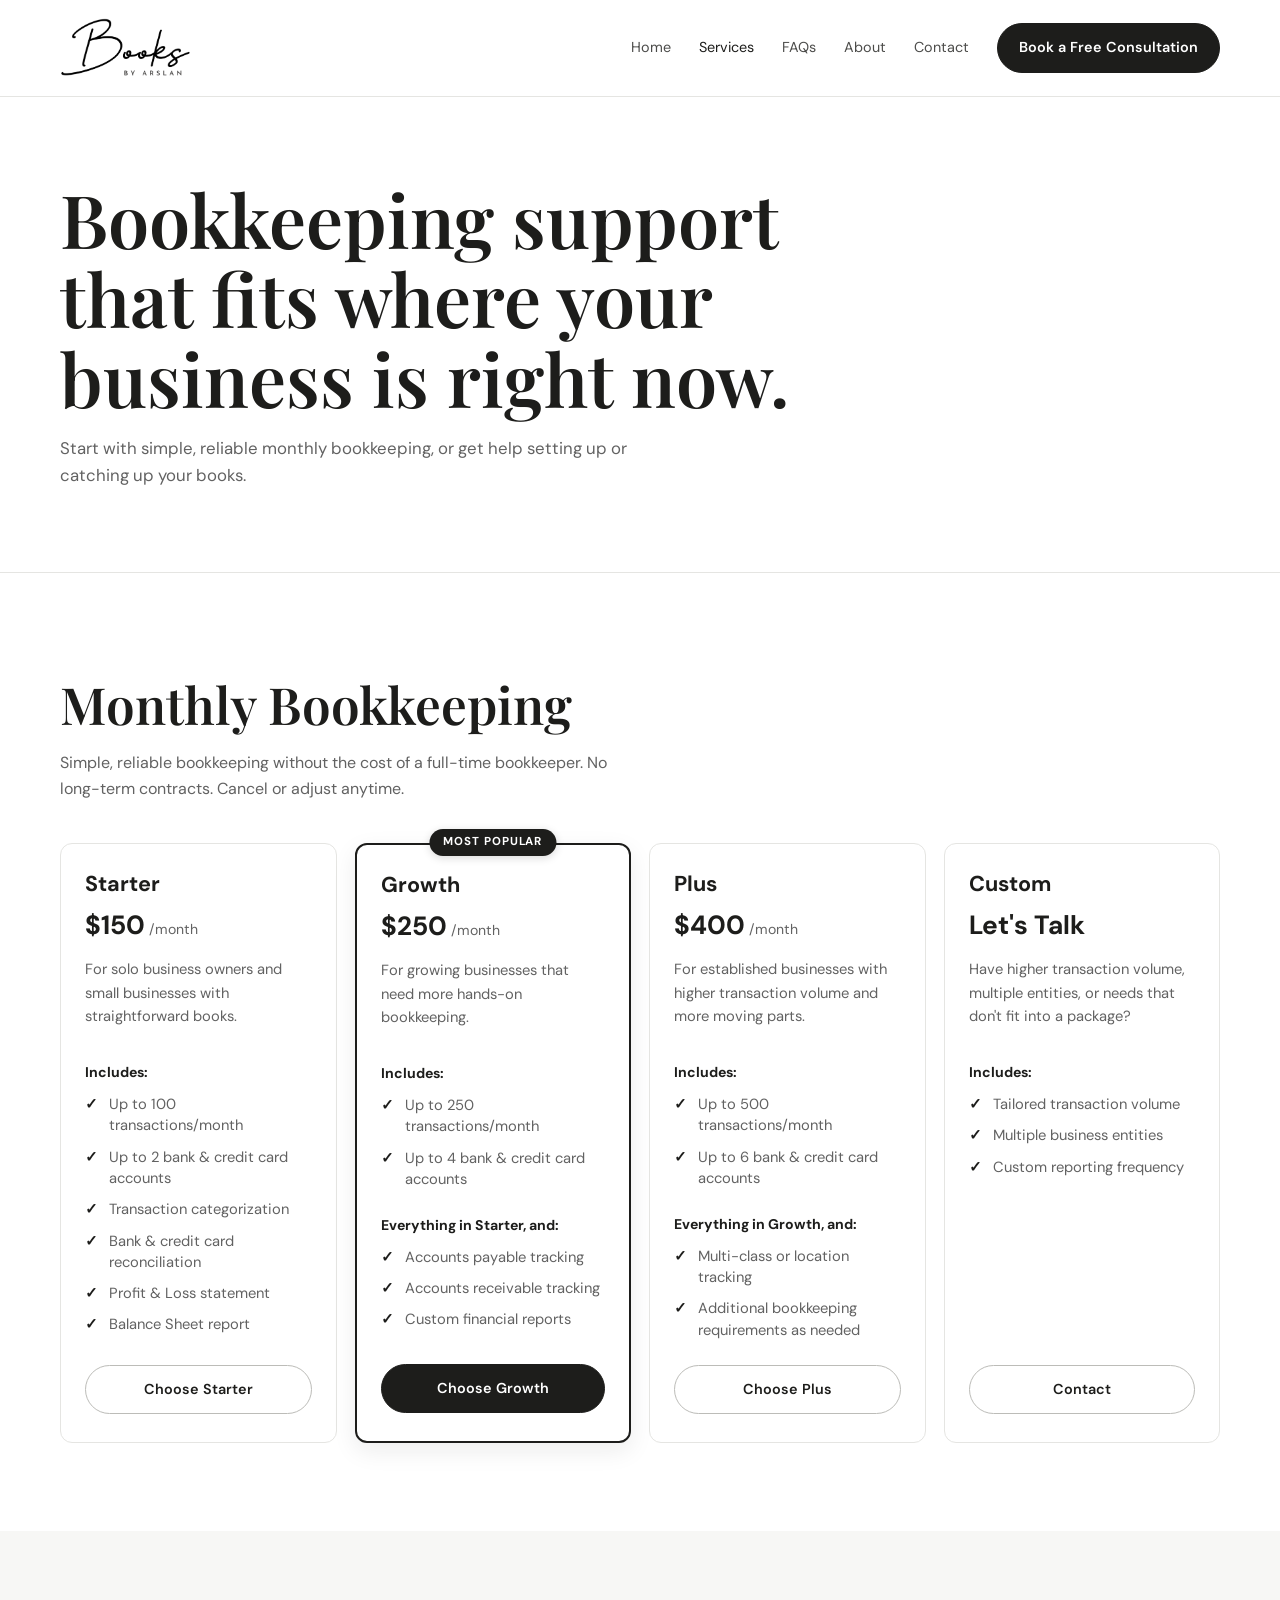
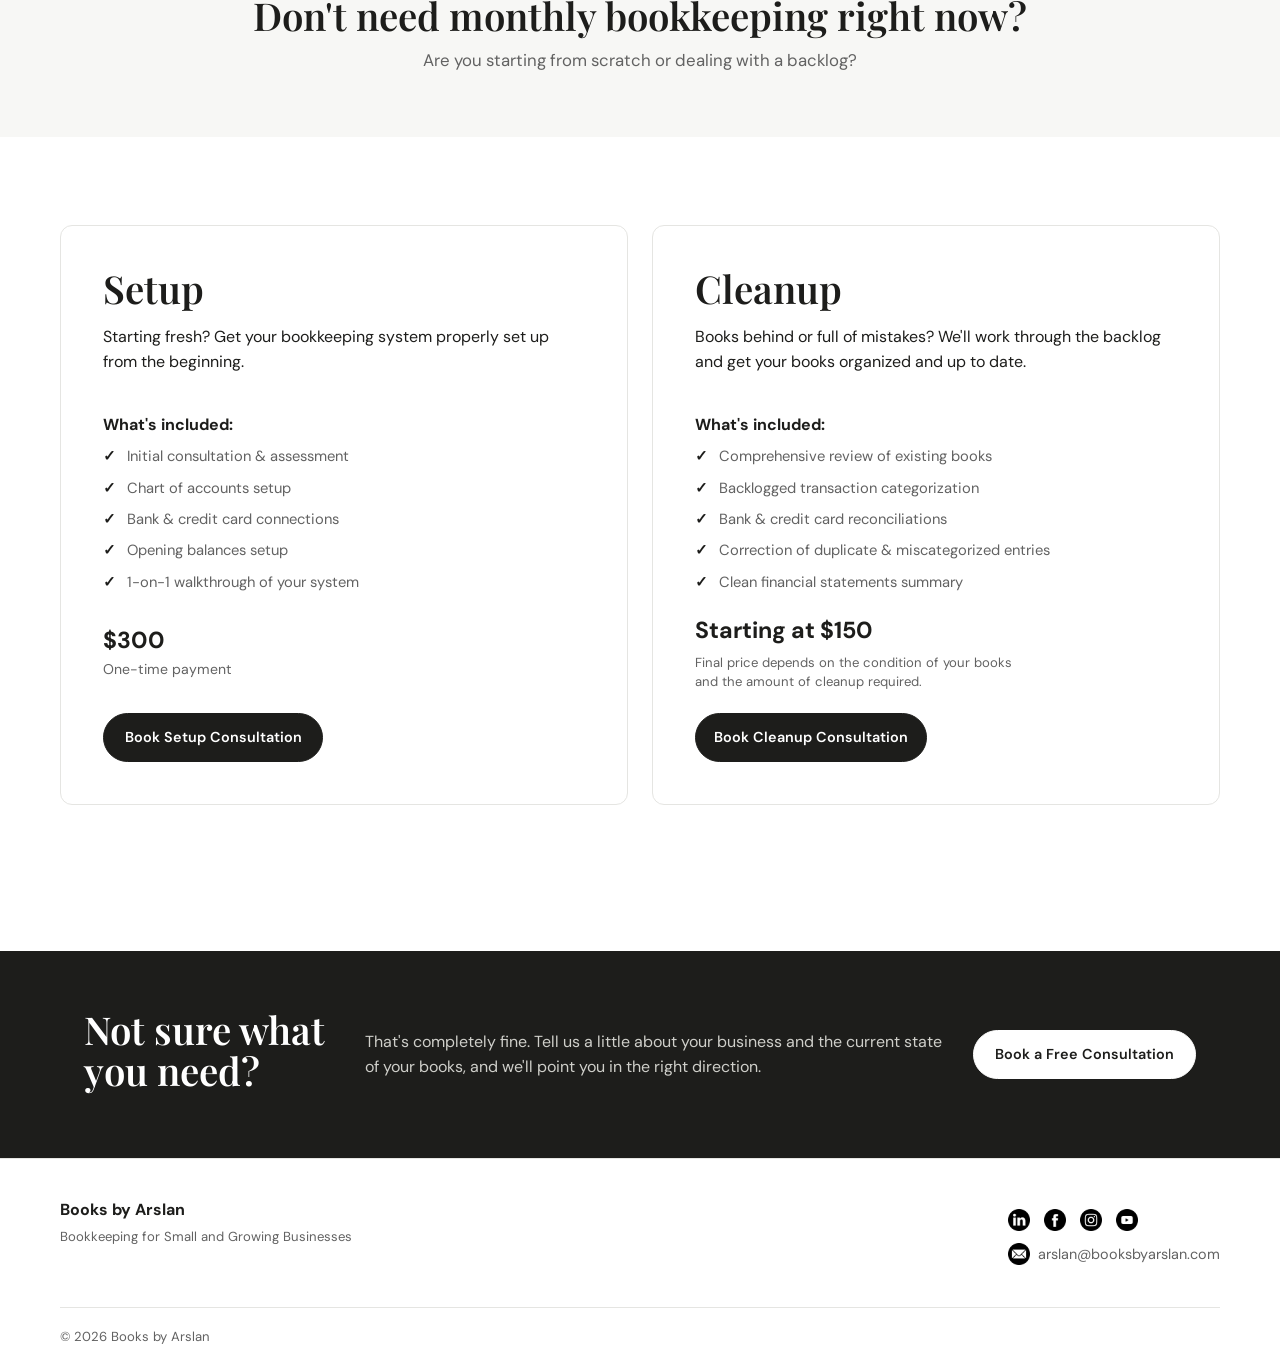
<file: services.html>
<!doctype html>
<html lang="en">
<head>
  <meta charset="utf-8"><meta name="viewport" content="width=device-width, initial-scale=1">
  <meta name="description" content="Explore monthly bookkeeping packages from $150, plus bookkeeping setup and cleanup services for small and growing businesses.">
  <meta name="author" content="Arslan">
  <meta name="robots" content="index, follow">
  <meta name="theme-color" content="#292827">
  <link rel="canonical" href="https://booksbyarslan.com/services.html">
  <meta property="og:type" content="website">
  <meta property="og:site_name" content="Books by Arslan">
  <meta property="og:title" content="Bookkeeping Services | Books by Arslan">
  <meta property="og:description" content="Monthly bookkeeping packages from $150, plus bookkeeping setup and cleanup services for small and growing businesses.">
  <meta property="og:url" content="https://booksbyarslan.com/services.html">
  <meta property="og:image" content="https://booksbyarslan.com/Images/Cover.png">
  <meta property="og:image:secure_url" content="https://booksbyarslan.com/Images/Cover.png">
  <meta property="og:image:type" content="image/png">
  <meta property="og:image:width" content="1200">
  <meta property="og:image:height" content="630">
  <meta property="og:image:alt" content="Books by Arslan bookkeeping services">
  <meta name="twitter:card" content="summary_large_image">
  <meta name="twitter:title" content="Bookkeeping Services | Books by Arslan">
  <meta name="twitter:description" content="Monthly bookkeeping packages from $150, plus bookkeeping setup and cleanup services for small and growing businesses.">
  <meta name="twitter:image" content="https://booksbyarslan.com/Images/Cover.png">
  <meta name="twitter:image:alt" content="Books by Arslan bookkeeping services">
  <title>Bookkeeping Services | Books by Arslan</title><link rel="icon" type="image/png" href="Images/Favicon.png"><link rel="stylesheet" href="styles.css"><script src="script.js" defer></script>
</head>
<body>
  <header class="site-header"><nav class="nav container" aria-label="Main navigation"><a href="/" aria-label="Books by Arslan home"><picture><source media="(prefers-color-scheme: dark)" srcset="Images/Transparent Logo-White.png"><img class="nav-logo" src="Images/Transparent Logo-Black.png" alt="Books by Arslan"></picture></a><button class="menu-toggle" type="button" aria-label="Open menu" aria-expanded="false" aria-controls="main-menu"><span></span><span></span><span></span></button><div class="nav-links" id="main-menu"><a href="/">Home</a><a href="services.html" aria-current="page">Services</a><a href="faq.html">FAQs</a><a href="about.html">About</a><a href="contact.html">Contact</a><a class="button" href="https://forms.gle/NCY1FoL6CEekUhpZA" target="_blank" rel="noopener">Book a Free Consultation</a></div></nav></header>
  <main><section class="page-intro"><div class="container"><h1>Bookkeeping support that fits where your business is right now.</h1><p>Start with simple, reliable monthly bookkeeping, or get help setting up or catching up your books.</p></div></section>
    <section class="section monthly-services" id="monthly"><div class="container"><div class="section-heading"><h2>Monthly Bookkeeping</h2><p>Simple, reliable bookkeeping without the cost of a full-time bookkeeper. No long-term contracts. Cancel or adjust anytime.</p></div><div class="package-grid">
      <article class="package-card"><h3>Starter</h3><strong class="package-price">$150<span>/month</span></strong><p>For solo business owners and small businesses with straightforward books.</p><h4>Includes:</h4><ul class="service-includes"><li>Up to 100 transactions/month</li><li>Up to 2 bank &amp; credit card accounts</li><li>Transaction categorization</li><li>Bank &amp; credit card reconciliation</li><li>Profit &amp; Loss statement</li><li>Balance Sheet report</li></ul><a class="button secondary package-button" href="https://forms.gle/NCY1FoL6CEekUhpZA" target="_blank" rel="noopener">Choose Starter</a></article>
      <div class="package-popular-wrap"><span class="popular-badge">Most Popular</span><article class="package-card package-card-popular"><h3>Growth</h3><strong class="package-price">$250<span>/month</span></strong><p>For growing businesses that need more hands-on bookkeeping.</p><h4>Includes:</h4><ul class="service-includes"><li>Up to 250 transactions/month</li><li>Up to 4 bank &amp; credit card accounts</li></ul><h4>Everything in Starter, and:</h4><ul class="service-includes"><li>Accounts payable tracking</li><li>Accounts receivable tracking</li><li>Custom financial reports</li></ul><a class="button package-button" href="https://forms.gle/NCY1FoL6CEekUhpZA" target="_blank" rel="noopener">Choose Growth</a></article></div>
      <article class="package-card"><h3>Plus</h3><strong class="package-price">$400<span>/month</span></strong><p>For established businesses with higher transaction volume and more moving parts.</p><h4>Includes:</h4><ul class="service-includes"><li>Up to 500 transactions/month</li><li>Up to 6 bank &amp; credit card accounts</li></ul><h4>Everything in Growth, and:</h4><ul class="service-includes"><li>Multi-class or location tracking</li><li>Additional bookkeeping requirements as needed</li></ul><a class="button secondary package-button" href="https://forms.gle/NCY1FoL6CEekUhpZA" target="_blank" rel="noopener">Choose Plus</a></article>
      <article class="package-card"><h3>Custom</h3><strong class="package-price">Let's Talk</strong><p>Have higher transaction volume, multiple entities, or needs that don't fit into a package?</p><h4>Includes:</h4><ul class="service-includes"><li>Tailored transaction volume</li><li>Multiple business entities</li><li>Custom reporting frequency</li></ul><a class="button secondary package-button" href="https://forms.gle/NCY1FoL6CEekUhpZA" target="_blank" rel="noopener">Contact</a></article>
    </div></div></section>
    <section class="service-transition"><div class="container"><h2>Don't need monthly bookkeeping right now?</h2><p>Are you starting from scratch or dealing with a backlog?</p></div></section>
    <section class="section one-time-services"><div class="container"><div class="one-time-grid">
      <article class="one-time-card" id="setup"><div class="one-time-copy"><h2>Setup</h2><p>Starting fresh? Get your bookkeeping system properly set up from the beginning.</p><h3>What's included:</h3><ul class="service-includes"><li>Initial consultation &amp; assessment</li><li>Chart of accounts setup</li><li>Bank &amp; credit card connections</li><li>Opening balances setup</li><li>1-on-1 walkthrough of your system</li></ul><div class="service-meta"><strong>$300</strong><span>One-time payment</span></div><a class="button package-button" href="https://forms.gle/NCY1FoL6CEekUhpZA" target="_blank" rel="noopener">Book Setup Consultation</a></div></article>
      <article class="one-time-card" id="cleanup"><div class="one-time-copy"><h2>Cleanup</h2><p>Books behind or full of mistakes? We'll work through the backlog and get your books organized and up to date.</p><h3>What's included:</h3><ul class="service-includes"><li>Comprehensive review of existing books</li><li>Backlogged transaction categorization</li><li>Bank &amp; credit card reconciliations</li><li>Correction of duplicate &amp; miscategorized entries</li><li>Clean financial statements summary</li></ul><div class="service-meta"><strong>Starting at $150</strong><span class="pricing-explanation">Final price depends on the condition of your books and the amount of cleanup required.</span></div><a class="button package-button" href="https://forms.gle/NCY1FoL6CEekUhpZA" target="_blank" rel="noopener">Book Cleanup Consultation</a></div></article>
    </div></div></section>
    <section class="page-actions service-page-cta"><div class="container"><h2>Not sure what you need?</h2><p>That's completely fine. Tell us a little about your business and the current state of your books, and we'll point you in the right direction.</p><a class="button" href="https://forms.gle/NCY1FoL6CEekUhpZA" target="_blank" rel="noopener">Book a Free Consultation</a></div></section>
  </main>
  <footer class="site-footer"><div class="container"><div class="footer-top"><div><div class="footer-name">Books by Arslan</div><div class="footer-tagline">Bookkeeping for Small and Growing Businesses</div></div><div><div class="socials" aria-label="Social media links"><a href="https://www.linkedin.com/company/books-by-arslan" target="_blank" rel="noopener" aria-label="LinkedIn"><img src="Images/Socials/linkedin.png" alt=""></a><a href="https://www.facebook.com/booksbyarslan" target="_blank" rel="noopener" aria-label="Facebook"><img src="Images/Socials/facebook.png" alt=""></a><a href="https://www.instagram.com/booksbyarslan/" target="_blank" rel="noopener" aria-label="Instagram"><img src="Images/Socials/instagram.png" alt=""></a><a href="https://www.youtube.com/@BooksbyArslan" target="_blank" rel="noopener" aria-label="YouTube"><img src="Images/Socials/youtube.png" alt=""></a></div><a class="footer-email" href="mailto:arslan@booksbyarslan.com"><img src="Images/Socials/email.png" alt="">arslan@booksbyarslan.com</a></div></div><p class="copyright">© 2026 Books by Arslan</p></div></footer>
</body></html>
</file>
<file: styles.css>
@import url('https://fonts.googleapis.com/css2?family=DM+Sans:wght@400;500;600;700&family=Playfair+Display:wght@600;700&display=swap');

:root {
  --ink: #1d1d1b;
  --muted: #626262;
  --line: #e5e5e2;
  --soft: #f7f7f5;
  --paper: #ffffff;
  --max: 1160px;
}

* { box-sizing: border-box; }
html { scroll-behavior: smooth; overflow-x: clip; }
body { margin: 0; color: var(--ink); background: var(--paper); font-family: 'DM Sans', sans-serif; line-height: 1.6; -webkit-font-smoothing: antialiased; overflow-x: clip; }
a { color: inherit; }
img { max-width: 100%; display: block; }
.container { width: min(var(--max), calc(100% - 48px)); margin: 0 auto; }
.site-header { border-bottom: 1px solid var(--line); background: rgba(255,255,255,.96); }
.nav { min-height: 82px; padding-block: 18px; display: flex; align-items: center; justify-content: space-between; gap: 24px; }
.nav-logo { width: 132px; }
.nav-links { display: flex; align-items: center; gap: 28px; font-size: .9rem; }
.nav-links a { text-decoration: none; color: #4c4c4a; }
.nav-links a:hover, .nav-links a[aria-current="page"] { color: var(--ink); }
.nav-links .button, .nav-links .button:hover { color: #fff; }
.button { display: inline-flex; align-items: center; justify-content: center; border: 1px solid var(--ink); border-radius: 999px; padding: 12px 21px; background: var(--ink); color: #fff; text-decoration: none; font-size: .9rem; font-weight: 600; transition: background .2s, color .2s, transform .2s; }
.button:hover { background: #41413f; transform: translateY(-1px); }
.button.secondary { background: transparent; color: var(--ink); border-color: #bcbcb8; }
.button.secondary:hover { border-color: var(--ink); background: var(--soft); }
.menu-toggle { display: none; border: 0; background: transparent; padding: 8px; color: var(--ink); cursor: pointer; }
.menu-toggle span { display: block; width: 22px; height: 1px; margin: 5px 0; background: currentColor; }
.hero { padding: 72px 0 104px; }
.hero-grid { display: grid; grid-template-columns: 1.08fr .92fr; align-items: center; gap: 72px; }
.hero-copy { max-width: 520px; margin-bottom: 30px; color: var(--muted); font-size: 1.12rem; }
.visually-hidden { position: absolute; width: 1px; height: 1px; padding: 0; margin: -1px; overflow: hidden; clip: rect(0, 0, 0, 0); white-space: nowrap; border: 0; }
.eyebrow { margin: 0 0 20px; color: var(--muted); text-transform: uppercase; letter-spacing: .14em; font-size: .72rem; font-weight: 700; }
h1, h2, h3, p { margin-top: 0; }
h1, h2 { font-family: 'Playfair Display', Georgia, serif; font-weight: 600; line-height: 1.08; letter-spacing: 0; }
h1 { max-width: 680px; margin-bottom: 24px; font-size: clamp(2.8rem, 6vw, 5.3rem); }
h2 { margin-bottom: 18px; font-size: clamp(2rem, 4vw, 3.25rem); }
h3 { margin-bottom: 12px; font-size: 1.25rem; line-height: 1.2; }
.lead { max-width: 520px; margin-bottom: 30px; color: var(--muted); font-size: 1.08rem; }
.actions { display: flex; align-items: center; gap: 20px; flex-wrap: wrap; }
.text-link { font-size: .92rem; font-weight: 600; text-underline-offset: 4px; }
.hero-visual { padding: 24px 0 18px; border: 0; background: #fff; }
.hero-visual .hero-logo { width: min(100%, 350px); margin: -10px auto 2px; }
.credential-row { display: flex; justify-content: flex-start; align-items: center; gap: 16px; margin-top: 24px; }
.credential-row img { width: 82px; height: 68px; object-fit: contain; }
.credential-row img:last-child { width: 78px; }
.section { padding: 104px 0; }
.section.soft { background: var(--soft); }
.section-heading { max-width: 580px; margin-bottom: 42px; }
.section-heading p { color: var(--muted); }
.why-section { padding-bottom: 118px; background: var(--soft); }
.benefits-grid { display: grid; grid-template-columns: repeat(4, minmax(0, 1fr)); gap: 18px; }
.benefit { min-height: 280px; padding: 28px; border: 1px solid var(--line); border-radius: 10px; background: var(--paper); text-align: center; }
.benefit-icon { display: block; width: 34px; height: 34px; margin: 0 auto 24px; fill: none; stroke: var(--ink); stroke-linecap: round; stroke-linejoin: round; stroke-width: 1.5; }
.benefit p { margin-bottom: 0; color: var(--muted); font-size: .95rem; text-align: center; }
.cards { display: grid; grid-template-columns: repeat(3, minmax(0, 1fr)) minmax(180px, .6fr); gap: 18px; }
.services-section { padding-top: 118px; padding-bottom: 118px; background: var(--paper); }
.services-section .card { border-color: #d7d7d2; }
.services-section .card:hover { border-color: #a7a7a1; }
.process-grid { display: grid; grid-template-columns: repeat(3, 1fr); gap: 18px; }
.process-section { background: var(--soft); }
.process-step { min-height: 220px; padding: 28px; border: 1px solid var(--line); border-radius: 10px; background: #fff; text-align: center; }
.process-number { display: flex; align-items: center; justify-content: center; width: 38px; height: 38px; margin: 0 auto 28px; border-radius: 50%; background: #eeeeeb; color: var(--ink); font-size: .78rem; font-weight: 700; }
.process-step p { max-width: 310px; margin-right: auto; margin-left: auto; color: var(--muted); font-size: .95rem; }
.card { display: flex; flex-direction: column; min-height: 0; padding: 28px; border: 1px solid var(--line); border-radius: 10px; background: #fff; }
.service-card-link { color: inherit; text-decoration: none; transition: border-color .2s, transform .2s; }
.service-card-link:hover { border-color: #a7a7a1; transform: translateY(-2px); }
.service-card-more { align-items: center; justify-content: center; text-align: center; }
.service-card-more h3 { margin-bottom: 18px; }
.service-card-more .carousel-button { flex: 0 0 auto; }
.card p { color: var(--muted); font-size: .95rem; }
.price { align-self: flex-end; margin: auto 0 4px; font-size: 1.1rem; font-weight: 700; text-align: right; }
.price-label { font-weight: 400; }
.payment { align-self: flex-end; margin-bottom: 20px; color: var(--muted); font-size: .8rem; text-align: right; }
.split { display: grid; grid-template-columns: .8fr 1.2fr; align-items: center; gap: 88px; }
.portrait { width: min(100%, 320px); aspect-ratio: 1; margin: auto; border-radius: 50%; object-fit: cover; object-position: center; }
.about-section .split { display: block; }
.about-section .portrait { float: left; width: min(30vw, 320px); margin: 0 64px 24px 0; }
.about-copy { max-width: none; }
.about-copy p { color: var(--muted); text-align: justify; }
.about-facts { display: grid; gap: 12px; margin: 26px 0 0; padding: 0; list-style: none; color: var(--muted); font-size: .92rem; }
.about-facts li { padding-left: 18px; position: relative; }
.about-facts li::before { content: ''; position: absolute; top: .7em; left: 0; width: 5px; height: 5px; border-radius: 50%; background: var(--ink); }
.credential-names { display: flex; gap: 10px; flex-wrap: wrap; margin-top: 24px; }
.credential-names span { padding: 8px 13px; border: 1px solid var(--line); border-radius: 999px; color: #4b4b48; font-size: .8rem; }
.tool-logos { display: flex; align-items: center; gap: 28px; flex-wrap: wrap; }
.tool-item { display: flex; flex-direction: column; align-items: center; gap: 8px; min-width: 120px; color: var(--muted); font-size: .82rem; text-align: center; }
.tool-logo { width: 80px; height: 80px; object-fit: contain; }
.tool-logo.wide { width: 150px; }
.testimonial-viewport { overflow: hidden; }
.testimonial-track { display: flex; align-items: stretch; }
.testimonial-slide { height: auto; }
.testimonial-carousel:not(.is-initialized) .testimonial-track { --carousel-index: 0; --carousel-step: calc((100% + 18px) / 3); gap: 18px; transform: translateX(calc(-1 * var(--carousel-index) * var(--carousel-step))); transition: transform .45s ease; }
.testimonial-carousel:not(.is-initialized) .testimonial-slide { flex: 0 0 calc((100% - 36px) / 3); }
.testimonial { display: flex; flex-direction: column; min-height: 250px; padding: 26px; border: 1px solid var(--line); border-radius: 10px; background: #fff; }
.testimonial p { color: var(--muted); font-size: .95rem; }
.testimonial-author { display: flex; align-items: center; gap: 9px; margin-top: auto; color: var(--ink); font-size: .85rem; font-weight: 600; }
.testimonial-author img { width: 22px; height: 22px; object-fit: contain; }
.testimonial-author cite { font-style: normal; }
.testimonial-controls { display: flex; align-items: center; justify-content: center; gap: 18px; margin-top: 24px; }
.testimonial-carousel.is-initialized .testimonial-controls .carousel-button { display: none; }
.testimonial-carousel.is-initialized .splide__arrows { position: absolute; top: 0; right: 0; bottom: 32px; left: 0; display: block; pointer-events: none; }
.testimonial-carousel.is-initialized .splide__arrow { top: 50%; width: 38px; height: 38px; border: 1px solid var(--line); border-radius: 50%; background: #fff; opacity: 1; pointer-events: auto; transform: translateY(-50%); }
.testimonial-carousel.is-initialized .splide__arrow:hover { border-color: var(--ink); }
.testimonial-carousel.is-initialized .splide__arrow svg { width: 14px; height: 14px; fill: var(--ink); }
.testimonial-carousel.is-initialized .splide__arrow--prev { left: -52px; }
.testimonial-carousel.is-initialized .splide__arrow--next { right: -52px; }
.carousel-button { display: inline-flex; align-items: center; justify-content: center; width: 38px; height: 38px; padding: 0; border: 1px solid var(--line); border-radius: 50%; background: #fff; color: var(--ink); cursor: pointer; font-size: 1.1rem; line-height: 1; }
.carousel-button:hover:not(:disabled) { border-color: var(--ink); }
.carousel-button:disabled { cursor: not-allowed; opacity: .35; }
.testimonial-dots { display: flex; align-items: center; gap: 8px; }
.testimonial-dot { width: 8px; height: 8px; padding: 0; border: 0; border-radius: 50%; background: #cfcfca; cursor: pointer; }
.testimonial-dot.is-active { background: var(--ink); transform: scale(1.25); }
@media (max-width: 980px) and (min-width: 761px) {
  .testimonial-carousel:not(.is-initialized) .testimonial-track { --carousel-step: calc((100% + 18px) / 2); }
  .testimonial-carousel:not(.is-initialized) .testimonial-slide { flex-basis: calc((100% - 18px) / 2); }
}
.badge-logos { display: flex; align-items: center; gap: 26px; flex-wrap: wrap; }
.about-copy .badge-logos { margin-top: 28px; }
.badge-logo { width: 116px; height: 112px; object-fit: contain; }
.badge-logo.xero { width: 112px; }
.certifications-section { background: var(--soft); }
.certification-grid { display: grid; grid-template-columns: repeat(2, minmax(0, 1fr)); gap: 18px; max-width: 820px; }
.certification-card { min-height: 290px; padding: 28px; border: 1px solid var(--line); border-radius: 10px; background: var(--paper); text-align: center; }
.certification-badge { width: 116px; height: 112px; margin: 0 auto 22px; object-fit: contain; }
.certification-badge.xero { width: 112px; }
.certification-card h3 { margin-bottom: 12px; }
.certification-card p { margin-bottom: 0; color: var(--muted); font-size: .95rem; }
.cta { padding: 58px 0; background: var(--ink); color: #fff; }
.cta-inner { display: flex; align-items: center; justify-content: space-between; gap: 30px; }
.cta h2 { margin-bottom: 8px; font-size: clamp(1.8rem, 3vw, 2.6rem); }
.cta p { margin-bottom: 0; color: #cfcfca; }
.cta .button { background: #fff; border-color: #fff; color: var(--ink); }
.cta .button:hover { background: #e9e9e5; }
.page-intro { padding: 82px 0 66px; border-bottom: 1px solid var(--line); }
.page-content { padding-top: 82px; }
.page-intro h1 { max-width: 760px; margin-bottom: 18px; font-size: clamp(2.7rem, 6vw, 4.6rem); }
.page-intro p { max-width: 570px; color: var(--muted); font-size: 1.05rem; }
.monthly-services { padding-bottom: 88px; }
.package-grid { display: grid; grid-template-columns: repeat(4, minmax(0, 1fr)); gap: 18px; align-items: stretch; margin-top: 40px; }
.package-card { position: relative; display: flex; flex-direction: column; padding: 28px 24px; border: 1px solid var(--line); border-radius: 12px; background: var(--paper); }
.package-popular-wrap { position: relative; display: flex; flex-direction: column; }
.package-popular-wrap .package-card { flex: 1; }
.package-card h3 { margin-bottom: 12px; font-size: 1.35rem; }
.package-card p { color: var(--muted); font-size: .92rem; }
.package-card h4 { margin: 18px 0 10px; font-size: .88rem; font-weight: 700; }
.package-card .service-includes + h4 { margin-top: 0; }
.package-price { display: flex; align-items: baseline; gap: 4px; margin-bottom: 16px; font-size: 1.65rem; font-weight: 700; line-height: 1.2; }
.package-price span { color: var(--muted); font-size: .88rem; font-weight: 400; }
.package-card .service-includes { margin-bottom: 24px; }
.package-button { display: inline-flex; width: 100%; margin-top: auto; padding: 12px 18px; text-align: center; justify-content: center; }
.package-card-popular { border: 2px solid var(--ink); box-shadow: 0 8px 24px rgba(29,29,27,.08); }
.popular-badge { position: absolute; top: -14px; left: 50%; transform: translateX(-50%); width: auto; margin: 0; padding: 4px 14px; border-radius: 999px; background: var(--ink); color: #fff; font-size: .72rem; font-weight: 700; letter-spacing: .08em; text-align: center; text-transform: uppercase; z-index: 2; white-space: nowrap; box-shadow: 0 2px 8px rgba(0,0,0,.15); }
.package-note { margin-top: -4px; }
.service-transition { padding: 64px 0; background: var(--soft); text-align: center; }
.service-transition h2 { margin-bottom: 10px; font-size: clamp(1.8rem, 3vw, 2.6rem); }
.service-transition p { margin-bottom: 0; color: var(--muted); font-size: 1.05rem; }
.one-time-services { padding-top: 88px; }
.one-time-grid { display: grid; grid-template-columns: repeat(2, minmax(0, 1fr)); gap: 24px; }
.one-time-card { display: flex; flex-direction: column; padding: 42px; border: 1px solid var(--line); border-radius: 12px; background: var(--paper); }
.one-time-copy { display: flex; flex-direction: column; height: 100%; }
.one-time-copy h2 { margin-bottom: 14px; font-size: clamp(1.8rem, 3vw, 2.5rem); }
.one-time-copy h3 { margin-top: 24px; font-size: 1rem; }
.one-time-copy .service-meta { margin: auto 0 22px; }
.one-time-copy .package-button { align-self: flex-start; width: auto; min-width: 220px; }
.service-page-cta { margin-top: 0; padding: 64px 0; }
.service-page-cta .container { display: flex; align-items: center; justify-content: space-between; gap: 30px; }
.service-page-cta h2 { margin-bottom: 8px; font-size: clamp(1.8rem, 3vw, 2.6rem); }
.service-page-cta p { max-width: 650px; margin-bottom: 0; color: #cfcfca; }
.service-page-cta .button { white-space: nowrap; }
.service-list { display: grid; gap: 0; }
.service-detail { position: relative; left: 50%; display: grid; grid-template-columns: 1fr 1fr; gap: 70px; align-items: center; width: 100vw; margin-left: -50vw; padding: 62px max(24px, calc((100vw - var(--max)) / 2)); border-bottom: 0; transform: translateX(0); }
.service-detail:first-child { padding-top: 0; }
.service-detail:last-child { border-bottom: 0; }
.service-detail:nth-of-type(even) { background: var(--soft); }
.service-copy { grid-row: 1; }
.service-image-right .service-copy { grid-column: 2; }
.service-image-left .service-copy { grid-column: 1; }
.service-number { grid-row: 1; grid-column: 2; align-self: center; justify-self: center; color: var(--ink); opacity: .35; font-family: 'Playfair Display', Georgia, serif; font-size: clamp(5rem, 12vw, 10rem); font-weight: 600; line-height: 1; }
.service-image-right .service-number { grid-column: 1; grid-row: 1; }
.service-detail h2 { font-size: clamp(1.8rem, 3vw, 2.5rem); }
.service-detail p { max-width: 600px; color: var(--muted); }
.service-includes { display: grid; gap: 10px; max-width: 600px; margin: 0 0 24px 0; padding-left: 0; list-style: none; color: var(--muted); font-size: .92rem; }
.service-includes li { position: relative; padding-left: 24px; line-height: 1.45; }
.service-includes li::before { content: '\2713'; position: absolute; left: 0; top: 0; color: var(--ink); font-weight: bold; }
.service-meta { display: flex; flex-direction: column; align-items: flex-start; gap: 4px; margin-top: 24px; text-align: left; }
.service-meta strong { display: block; font-size: 1.45rem; font-weight: 700; line-height: 1.2; }
.service-meta span { display: block; color: var(--muted); font-size: .88rem; }
.service-meta .pricing-explanation { max-width: 340px; margin-top: 4px; font-size: .82rem; line-height: 1.45; }
.faq-section { background: var(--paper); }
.faq-section.faq-page { background: var(--paper); }
.tools-section { background: var(--soft); }
.testimonials-section { background: var(--paper); }
.faq-section .section-heading { margin-bottom: 34px; }
.faq-section .section-heading h1 { margin-bottom: 18px; font-size: clamp(2.3rem, 5vw, 4rem); }
.faq-list { display: grid; grid-template-columns: repeat(2, minmax(0, 1fr)); gap: 14px 18px; }
.faq-item { border: 1px solid var(--line); border-radius: 8px; background: var(--paper); }
.faq-item summary { display: flex; align-items: center; justify-content: space-between; gap: 18px; padding: 22px 24px; cursor: pointer; list-style: none; font-weight: 600; }
.faq-item summary::-webkit-details-marker { display: none; }
.faq-item summary::after { content: '+'; flex: 0 0 auto; color: var(--muted); font-size: 1.35rem; font-weight: 400; line-height: 1; }
.faq-item[open] summary::after { content: '−'; }
.faq-item p { margin: 0; padding: 0 24px 22px; color: var(--muted); font-size: .95rem; }
.faq-more-link { display: inline-block; margin-top: 28px; }
.page-actions { position: relative; left: 50%; display: flex; gap: 14px; flex-wrap: wrap; width: 100vw; margin-top: 42px; margin-left: -50vw; padding: 58px max(24px, calc((100vw - var(--max)) / 2)); background: var(--ink); color: #fff; }
.page-actions > p { flex-basis: 100%; margin-bottom: 0; }
.page-actions .pricing-note { margin-top: -8px; color: #cfcfca; font-size: .9rem; }
.page-actions .button { background: #fff; border-color: #fff; color: var(--ink); }
.page-actions .button:hover { background: #e9e9e5; }
.contact-layout { display: grid; grid-template-columns: 1fr 1fr; gap: 80px; align-items: start; }
.contact-details { border-top: 1px solid var(--line); }
.contact-item { padding: 20px 0; border-bottom: 1px solid var(--line); }
.contact-item small { display: block; margin-bottom: 5px; color: var(--muted); font-size: .75rem; text-transform: uppercase; letter-spacing: .12em; }
.contact-item a { font-size: 1.05rem; text-underline-offset: 4px; }
.site-footer { padding: 38px 0 24px; border-top: 1px solid var(--line); }
.footer-top { display: flex; justify-content: space-between; gap: 30px; }
.footer-name { margin-bottom: 4px; font-weight: 700; }
.footer-tagline, .copyright { color: var(--muted); font-size: .82rem; }
.footer-email { display: inline-flex; align-items: center; gap: 8px; margin-top: 12px; color: var(--muted); font-size: .9rem; text-decoration: none; }
.footer-email img { width: 22px; height: 22px; object-fit: contain; }
.socials { display: flex; align-items: center; gap: 14px; margin-top: 12px; }
.socials a { display: block; color: var(--muted); }
.socials img { width: 22px; height: 22px; object-fit: contain; transition: opacity .2s, transform .2s; }
.socials a:hover img { opacity: .7; transform: translateY(-1px); }
.contact-links-grid { display: grid; grid-template-columns: repeat(2, minmax(0, 1fr)); }
.contact-links-grid .contact-item:first-child { grid-column: 1 / -1; }
.contact-links-grid .contact-item:first-child a { white-space: nowrap; }
.copyright { margin: 34px 0 0; padding-top: 18px; border-top: 1px solid var(--line); }
a:focus-visible, button:focus-visible { outline: 3px solid #6b9b73; outline-offset: 4px; }
@media (max-width: 1024px) and (min-width: 761px) {
  .package-grid { grid-template-columns: repeat(2, minmax(0, 1fr)); gap: 28px 20px; }
  .popular-badge { top: -14px; }
}
@media (max-width: 760px) {
  .container { width: min(100% - 32px, var(--max)); }
  .nav { min-height: 70px; padding-block: 14px; }
  .nav-logo { width: 112px; }
  .menu-toggle { display: block; }
  .nav-links { display: none; position: absolute; top: 70px; left: 0; right: 0; padding: 18px 16px 24px; background: #fff; border-bottom: 1px solid var(--line); flex-direction: column; align-items: stretch; gap: 0; z-index: 5; }
  .nav-links.is-open { display: flex; }
  .nav-links a { padding: 10px 0; }
  .nav-links .button { margin-top: 10px; }
  .hero { padding: 48px 0 72px; }
  .hero-grid, .split, .contact-layout, .service-detail { grid-template-columns: 1fr; gap: 38px; }
  .hero-visual { order: -1; }
  .hero-visual { padding-bottom: 0; }
  h1 { font-size: clamp(2.65rem, 14vw, 4.2rem); }
  .section { padding: 72px 0; }
  .why-section { padding-bottom: 72px; }
  .benefits-grid { grid-template-columns: 1fr; gap: 14px; }
  .certification-grid { grid-template-columns: 1fr; gap: 14px; }
  .cards { grid-template-columns: 1fr; }
  .package-grid, .one-time-grid { grid-template-columns: 1fr; }
  .package-popular-wrap { margin-top: 14px; }
  .one-time-copy .package-button { width: 100%; min-width: 0; }
  .process-grid { grid-template-columns: 1fr; gap: 14px; }
  .testimonial-carousel:not(.is-initialized) .testimonial-track { --carousel-step: calc(100% + 14px); gap: 14px; }
  .testimonial-carousel:not(.is-initialized) .testimonial-slide { flex-basis: 100%; }
  .testimonial-carousel.is-initialized { padding: 0 42px; }
  .testimonial-carousel.is-initialized .splide__arrow--prev { left: 8px; }
  .testimonial-carousel.is-initialized .splide__arrow--next { right: 8px; }
  .card { min-height: 0; }
  .portrait { width: min(100%, 250px); }
  .about-section .portrait { float: none; width: min(100%, 250px); margin: 0 auto 34px; }
  .cta-inner, .footer-top { align-items: flex-start; flex-direction: column; }
  .page-intro { padding: 62px 0 50px; }
  .service-detail { left: 0; width: calc(100% + 32px); margin-left: -16px; padding: 42px 16px; gap: 10px; }
  .service-detail:first-child { padding-top: 0; }
  .service-meta { align-items: flex-start; text-align: left; }
  .service-image-right .service-copy, .service-image-left .service-copy { grid-column: auto; }
  .service-number, .service-image-left .service-number { display: none; }
  .page-actions { left: 0; width: calc(100% + 32px); margin-left: -16px; padding: 42px 16px; }
  .monthly-services { padding-bottom: 72px; }
  .one-time-services { padding-top: 72px; }
  .one-time-card { padding: 28px; }
  .service-page-cta .container { align-items: flex-start; flex-direction: column; }
  .faq-list { grid-template-columns: 1fr; }
  .faq-item summary { padding: 19px 20px; }
  .faq-item p { padding: 0 20px 19px; }
}
</file>
